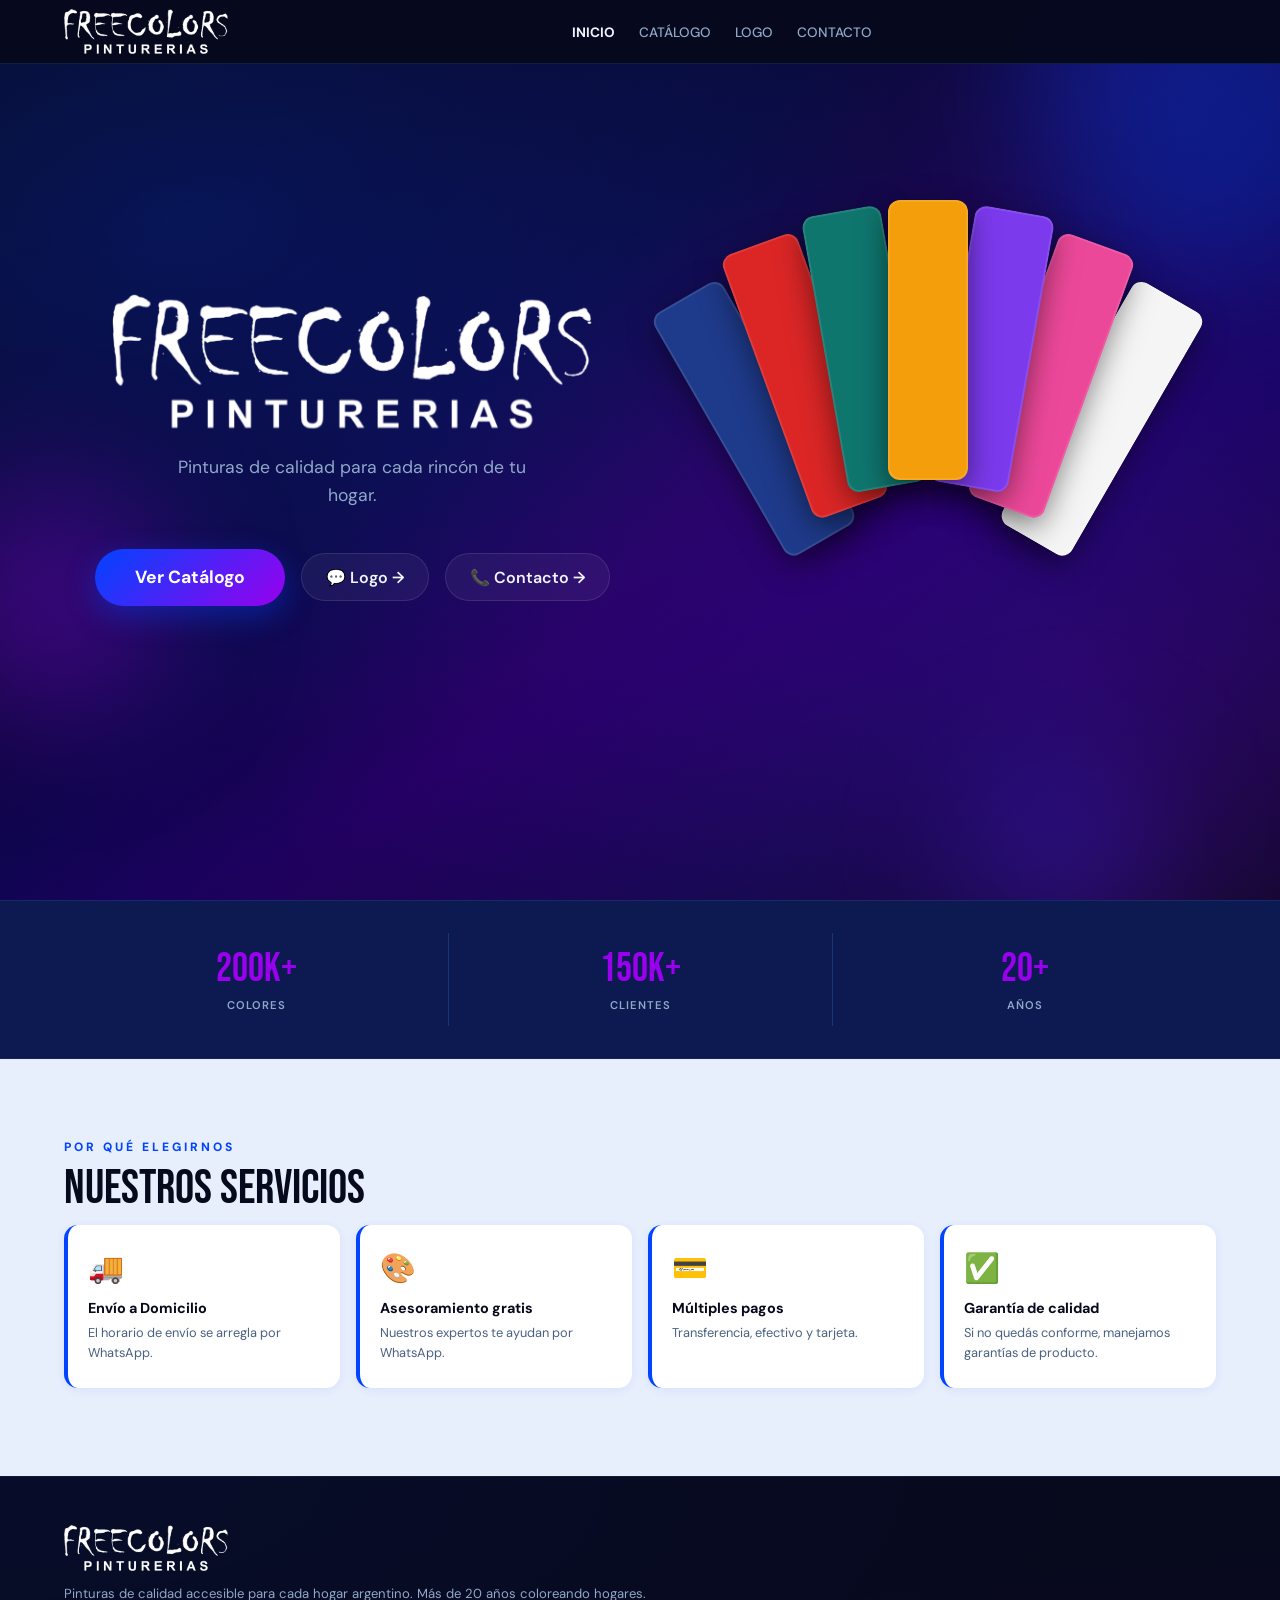
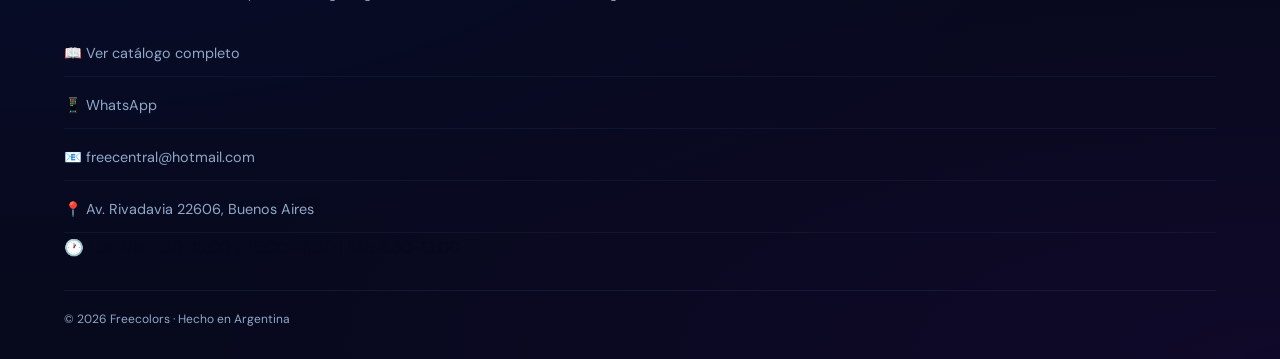
<file: index.html>
<!DOCTYPE html>
<html lang="es">
<head>
  <meta charset="UTF-8">
  <meta name="viewport" content="width=device-width, initial-scale=1.0, viewport-fit=cover">
  <meta name="theme-color" content="#07091d">
  <!-- Favicon --> <!-- FIX 6: favicon agregado -->
  <link rel="icon" type="image/x-icon" href="favicon.ico">
  <link rel="apple-touch-icon" sizes="180x180" href="favicon.ico">
  <meta name="msapplication-TileColor" content="#07091d">
  <title>Freecolors</title>
  <meta name="description" content="Freecolors Pinturerías - Venta de pinturas y accesorios desde 2003. Envíos a domicilio en Buenos Aires.">
  <link rel="preconnect" href="https://fonts.googleapis.com">
  <link rel="preconnect" href="https://fonts.gstatic.com" crossorigin>
  <link href="https://fonts.googleapis.com/css2?family=Bebas+Neue&family=DM+Sans:wght@400;500;600&display=swap" rel="stylesheet">
  <link rel="stylesheet" href="css/global.css">
  <link rel="stylesheet" href="css/index.css">
</head>
<body>
  <nav>
    <a href="index.html" class="logo logo-img"><img src="freecolors-logo.png" alt="Freecolors Pinturerias" class="logo-imagen"></a>
    <ul class="nav-links">
      <li><a href="index.html" class="activo">Inicio</a></li>
      <li><a href="catalogo.html">Catálogo</a></li>
      <li><a href="chatbot.html">Logo</a></li>
      <li><a href="contacto.html">Contacto</a></li>
    </ul>
    <div class="nav-acciones">
      <button class="btn-menu-mobile" onclick="toggleMenu()" aria-label="Abrir menú">☰</button>
    </div>
  </nav>

  <div class="menu-mobile" id="menuMobile">
    <a href="index.html"    onclick="cerrarMenu()">🏠 Inicio</a>
    <a href="catalogo.html" onclick="cerrarMenu()">📖 Catálogo</a>
    <a href="chatbot.html"  onclick="cerrarMenu()">💬 Logo</a>
    <a href="contacto.html" onclick="cerrarMenu()">📞 Contacto</a>
  </div>

  <section class="hero" id="inicio">
    <div class="blobs">
      <div class="blob blob-1"></div>
      <div class="blob blob-2"></div>
      <div class="blob blob-3"></div>
    </div>
    <div class="hero-texto">
      <img src="freecolors-logo.png" alt="Freecolors Pinturerias" class="hero-logo">
      <p>Pinturas de calidad para cada rincón de tu hogar.</p>
      <div class="hero-botones">
        <a href="catalogo.html" class="btn-primario">Ver Catálogo</a>
        <a href="chatbot.html"  class="btn-fantasma">💬 Logo →</a>
        <a href="contacto.html" class="btn-fantasma">📞 Contacto →</a>
      </div>
    </div>
    <div class="hero-visual">
      <div class="color-fan">
        <div class="fan-card"><span>Azul Marino</span></div>
        <div class="fan-card"><span>Rojo</span></div>
        <div class="fan-card"><span>Verde</span></div>
        <div class="fan-card"><span>Amarillo</span></div>
        <div class="fan-card"><span>Violeta</span></div>
        <div class="fan-card"><span>Magenta</span></div>
        <div class="fan-card"><span>Blanco</span></div>
      </div>
    </div>
  </section>

  <div class="stats-bar">
    <div class="stat"><span class="stat-numero">200K+</span><span class="stat-texto">Colores</span></div>
    <div class="stat"><span class="stat-numero">150K+</span><span class="stat-texto">Clientes</span></div>
    <div class="stat"><span class="stat-numero">20+</span><span class="stat-texto">Años</span></div>
  </div>

  <section class="beneficios">
    <div class="etiqueta-seccion">Por qué elegirnos</div>
    <div class="titulo-seccion">NUESTROS SERVICIOS</div>
    <div class="beneficios-scroll">
      <div class="beneficio-tarjeta"><div class="beneficio-icono">🚚</div><h3>Envío a Domicilio</h3><p>El horario de envío se arregla por WhatsApp.</p></div>
      <div class="beneficio-tarjeta"><div class="beneficio-icono">🎨</div><h3>Asesoramiento gratis</h3><p>Nuestros expertos te ayudan por WhatsApp.</p></div>
      <div class="beneficio-tarjeta"><div class="beneficio-icono">💳</div><h3>Múltiples pagos</h3><p>Transferencia, efectivo y tarjeta.</p></div>
      <div class="beneficio-tarjeta"><div class="beneficio-icono">✅</div><h3>Garantía de calidad</h3><p>Si no quedás conforme, manejamos garantías de producto.</p></div>
    </div>
  </section>

  <footer id="contacto">
    <a href="index.html" class="footer-logo logo-img"><img src="freecolors-logo.png" alt="Freecolors Pinturerías" class="logo-imagen logo-footer"></a>
    <p class="footer-desc">Pinturas de calidad accesible para cada hogar argentino. Más de 20 años coloreando hogares.</p>
    <div class="footer-links">
      <a href="catalogo.html">📖 Ver catálogo completo</a>
      <a href="https://wa.me/5491131332405" target="_blank" rel="noopener">📱 WhatsApp</a>
      <a href="mailto:freecentral@hotmail.com" target="_blank" rel="noopener">📧 freecentral@hotmail.com</a>
      <a href="https://www.google.com/maps/place/Pinturerias+Freecolors/@-34.6633302,-58.6810259,17z" target="_blank" rel="noopener">📍 Av. Rivadavia 22606, Buenos Aires</a>
      <span class="footer-link-hora">🕐 Lun-Vie 8:30-13:00 y 15:00-18:30 | Sáb 8:30-13:00</span><!-- FIX 4: <a> sin href reemplazado por <span> -->
    </div>
    <div class="footer-copy">© 2026 Freecolors · Hecho en Argentina</div>
  </footer>

  <script src="js/menu.js"></script>
</body>
</html>
</file>
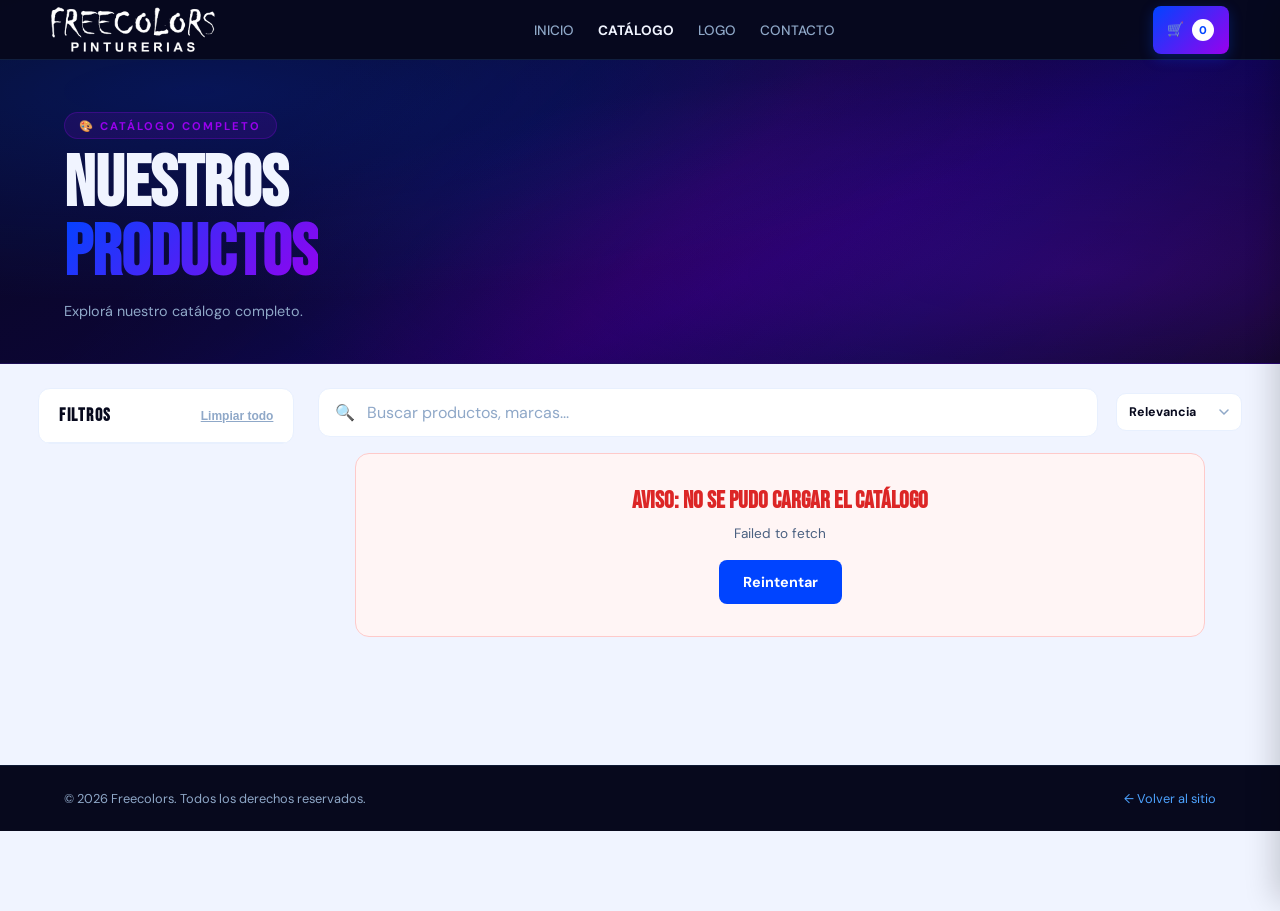
<file: catalogo.html>
<!DOCTYPE html>
<html lang="es">
<head>
  <meta charset="UTF-8">
  <meta name="viewport" content="width=device-width, initial-scale=1.0, viewport-fit=cover">
  <meta name="theme-color" content="#07091d">
  <!-- Favicon --> <!-- FIX 6: favicon agregado -->
  <link rel="icon" type="image/x-icon" href="favicon.ico">
  <link rel="apple-touch-icon" sizes="180x180" href="favicon.ico">
  <meta name="msapplication-TileColor" content="#07091d">
  <title>Catálogo – Freecolors</title>
  <meta name="description" content="Catálogo completo de pinturas Freecolors. Filtrá por marca, color y precio. Pedí por WhatsApp.">
  <link rel="preconnect" href="https://fonts.googleapis.com">
  <link rel="preconnect" href="https://fonts.gstatic.com" crossorigin>
  <link href="https://fonts.googleapis.com/css2?family=Bebas+Neue&family=DM+Sans:wght@400;500;600&display=swap" rel="stylesheet">
  <!-- FIX: global.css agregado como fuente única de tokens de marca -->
  <link rel="stylesheet" href="css/global.css">
  <link rel="stylesheet" href="css/catalogo.css">
  <style>
    /* Carrito: solo FAB en mobile, solo nav en desktop */
    @media (min-width: 768px) {
      #btnCarritoNav { display: flex !important; }
      .fab-carrito   { display: none !important; }
    }
    @media (max-width: 767px) {
      #btnCarritoNav { display: none !important; }
      .fab-carrito   { display: flex !important; }
    }
    /* Texto de tarjeta más compacto */
    .variante-select { font-size: 0.78rem !important; }
    .producto-tag    { font-size: 0.68rem !important; }
  </style>
</head>

<body>
<div class="pagina-wrapper">

  <!-- ══ NAV ══════════════════════════════════════ -->
  <nav>
    <a href="catalogo.html" class="logo logo-img"><img src="freecolors-logo.png" alt="Freecolors Pinturerias" class="logo-imagen"></a>
    <ul class="nav-links">
      <li><a href="index.html">Inicio</a></li>
      <li><a href="catalogo.html" class="activo">Catálogo</a></li>
      <li><a href="chatbot.html">Logo</a></li>
      <li><a href="contacto.html">Contacto</a></li>
    </ul>
    <div class="nav-acciones">
      <button class="btn-carrito-nav" onclick="toggleCarrito()" style="display:none" id="btnCarritoNav">
        🛒 <span class="badge-carrito" id="badgeCarritoNav">0</span>
      </button>
      <button class="btn-menu-mobile" onclick="toggleMenu()" aria-label="Abrir menú">☰</button>
    </div>
  </nav>

  <div class="menu-mobile" id="menuMobile">
    <a href="index.html"    onclick="cerrarMenu()">🏠 Inicio</a>    <!-- FIX 2: unificado con menu.js -->
    <a href="catalogo.html" onclick="cerrarMenu()">📖 Catálogo</a>
    <a href="chatbot.html"  onclick="cerrarMenu()">💬 Logo</a>
    <a href="contacto.html" onclick="cerrarMenu()">📞 Contacto</a>
  </div>

  <!-- ══ HEADER ═══════════════════════════════════ -->
  <header class="header-catalogo">
    <span class="header-badge">🎨 Catálogo completo</span>
    <h1>NUESTROS<br><em>PRODUCTOS</em></h1>
    <p id="headerSubtitulo">Explorá nuestro catálogo completo.</p>
  </header>

  <!-- ══ CHIPS DE CATEGORÍA (se llena con JS) ═════ -->
  <div class="barra-categorias" id="barraCategorias">
    <div class="categorias-lista"></div>
  </div>

  <!-- ══ CHIPS DE FILTROS ACTIVOS (se llena con JS) ═ -->
  <div class="barra-filtros-activos" id="barraFiltrosActivos"></div>

  <!-- ══ LAYOUT PRINCIPAL ═════════════════════════ -->
  <div class="layout-principal">

    <!-- Sidebar de filtros (solo visible en desktop) -->
    <aside class="sidebar" id="sidebarDesktop">
      <div class="sidebar-titulo">
        <h3>Filtros</h3>
        <button class="sidebar-limpiar" onclick="limpiarTodosFiltros()">Limpiar todo</button>
      </div>
      <div id="sidebarCuerpo"></div>
    </aside>

    <main class="area-contenido">

      <!-- Buscador + contador + ordenar -->
      <div class="barra-herramientas">
        <div class="buscador-caja">
          <span>🔍</span>
          <input
            type="text"
            class="buscador-input"
            id="inputBusqueda"
            placeholder="Buscar productos, marcas..."
            autocorrect="off"
            autocapitalize="off"
            spellcheck="false"
            oninput="onBusquedaInput()"
            onkeydown="if(event.key === 'Enter' || event.keyCode === 13){ event.preventDefault(); onBusquedaInput(); }"
          >
          <button class="btn-limpiar-busqueda" id="btnLimpiarBusqueda" onclick="limpiarBusqueda()">✕</button>
          
        </div>
        <div class="herramientas-fila">
          <span class="contador-resultados" id="contadorResultados"></span>
          <select class="select-orden" id="selectOrden" onchange="onOrdenChange()">
            <option value="relevancia">Relevancia</option>
            <option value="precio-asc">Precio ↑</option>
            <option value="precio-desc">Precio ↓</option>
            <option value="nombre-az">Nombre A-Z</option>
          </select>
        </div>
      </div>

      <!-- Error de carga -->
      <div class="estado-error" id="estadoError">
        <h3>Aviso: No se pudo cargar el catálogo</h3>
        <p id="errorMensaje">Revisá tu conexión e intentá de nuevo.</p>
        <button class="btn-reintentar" onclick="location.reload()">Reintentar</button>
      </div>

      <!-- Spinner inicial -->
      <div id="estadoCargaGrilla" class="estado-carga">
        <div class="spinner"></div>
        <p>Cargando productos desde el sistema...</p>
      </div>

      <!-- Grilla de tarjetas (se llena con JS) -->
      <div class="grilla-productos" id="grillaProductos" style="display:none"></div>

      <!-- Sin resultados -->
      <div class="estado-vacio" id="estadoVacio">
        <div class="icono">🔍</div>
        <h3>Sin resultados</h3>
        <p>No encontramos productos con esos filtros.<br>Probá con otros términos o limpiá los filtros.</p>
        <button class="btn-limpiar-vacio" onclick="limpiarTodosFiltros()">Limpiar filtros</button>
      </div>

      <!-- Paginación -->
      <div class="paginacion">
        <button class="btn-cargar-mas oculto" id="btnCargarMas" onclick="cargarMas()">Ver más productos</button>
      </div>

    </main>
  </div><!-- /layout-principal -->

  <!-- ══ FOOTER ════════════════════════════════════ -->
  <footer>
    <div class="footer-fila">
      <span>© 2026 Freecolors. Todos los derechos reservados.</span>
      <a href="index.html">← Volver al sitio</a>
    </div>
  </footer>

</div><!-- /pagina-wrapper -->


<!-- ══ ELEMENTOS FUERA DEL WRAPPER ══════════════════
     (No heredan overflow:hidden del wrapper)
════════════════════════════════════════════════════ -->

<!-- Botón FAB de filtros (mobile) -->
<button class="fab-filtros" id="fabFiltros" onclick="abrirDrawerFiltros()">
  <svg width="16" height="16" viewBox="0 0 16 16" fill="none" stroke="currentColor" stroke-width="1.8" stroke-linecap="round">
    <path d="M2 4h12M4.5 8h7M7 12h2"/>
  </svg>
  Filtros
  <span class="fab-badge" id="fabBadge">0</span>
</button>

<button class="fab-carrito" id="fabCarrito" onclick="toggleCarrito()">
  🛒 Carro
  <span class="fab-carrito-badge" id="fabCarritoBadge">0</span>
</button>

<!-- Drawer de filtros (mobile) -->
<div class="filtros-overlay" id="filtrosOverlay" onclick="cerrarDrawerFiltros()"></div>
<div class="filtros-drawer" id="filtrosDrawer">
  <div class="drawer-manija"></div>
  <div class="drawer-header">
    <h3>Filtros</h3>
    <button class="btn-cerrar-drawer" onclick="cerrarDrawerFiltros()">✕</button>
  </div>
  <div class="drawer-cuerpo" id="drawerCuerpo"></div>
  <div class="drawer-footer">
    <button class="btn-drawer-limpiar" onclick="limpiarTodosFiltros()">Limpiar</button>
    <button class="btn-drawer-ver" id="btnDrawerVer" onclick="cerrarDrawerFiltros()">Ver productos</button>
  </div>
</div>

<!-- Sidebar del carrito -->
<div class="carrito-overlay" id="carritoOverlay" onclick="toggleCarrito()"></div>
<div class="carrito-sidebar" id="carritoSidebar">
  <div class="carrito-header">
    <h3>🛒 Mi Carro</h3>
    <button class="btn-cerrar-carrito" onclick="toggleCarrito()">✕</button>
  </div>
  <div class="carrito-items" id="carritoItems"></div>
  <div class="carrito-footer-section">
    <div class="carrito-total">
      <span>Total</span>
      <span class="total-monto" id="totalMonto">$0</span>
    </div>
    <button class="enlace-finalizar" onclick="abrirCheckout()">Finalizar compra →</button>
  </div>
</div>

<!-- Modal de checkout -->
<div class="modal-overlay" id="modalCheckout">
  <div class="modal" role="dialog" aria-modal="true">
    <div class="modal-handle"></div>
    <div class="modal-header">
      <h2>Finalizar Compra</h2>
      <button class="modal-cerrar" onclick="cerrarCheckout()" aria-label="Cerrar">✕</button>
    </div>
    <div class="modal-cuerpo">

      <div class="resumen-pedido">
        <div class="resumen-label">📦 Tu pedido</div>
        <div id="resumenItems"></div>
        <div class="resumen-total">
          <span>Total</span>
          <span class="resumen-monto" id="resumenTotal">$0</span>
        </div>
      </div>

      <div class="campo-grupo">
        <label class="campo-label" for="nombreCliente">Nombre y apellido *</label>
        <input class="campo-input" type="text" id="nombreCliente" placeholder="Ej: María García" autocomplete="name">
        <p class="campo-error" id="errorNombre">Ingresá tu nombre completo.</p>
      </div>

      <div class="campo-grupo">
        <label class="campo-label" for="telCliente">Teléfono / WhatsApp *</label>
        <input class="campo-input" type="tel" id="telCliente" placeholder="Ej: 11 1234-5678" autocomplete="tel">
        <p class="campo-error" id="errorTel">Ingresá tu número de teléfono.</p>
      </div>

      <div class="campo-grupo">
        <label class="campo-label">Método de pago *</label>
        <div class="opciones-grupo">
          <div class="opcion"><input type="radio" name="pago" id="pagoTransferencia" value="Transferencia" onchange="alCambiarPago()"><label for="pagoTransferencia">🏦 Transferencia</label></div>
          <div class="opcion"><input type="radio" name="pago" id="pagoEfectivo"      value="Efectivo"     onchange="alCambiarPago()"><label for="pagoEfectivo">💵 Efectivo</label></div>
          <div class="opcion"><input type="radio" name="pago" id="pagoTarjeta"       value="Tarjeta"      onchange="alCambiarPago()"><label for="pagoTarjeta">💳 Tarjeta</label></div>
        </div>
        <p class="campo-error" id="errorPago">Seleccioná un método de pago.</p>
        <div class="nota-transferencia" id="notaTransferencia">
          💡 <strong>Transferencia:</strong> Al confirmar te enviamos el alias y CBU por WhatsApp. Tu pedido se reserva una vez recibido el pago.
        </div>
        <div class="nota-transferencia" id="notaTarjeta">
          💳 <strong>Tarjeta:</strong> No trabajamos con cuotas.
        </div>
      </div>

      <div class="campo-grupo">
        <label class="campo-label">Forma de entrega *</label>
        <div class="opciones-grupo">
          <div class="opcion"><input type="radio" name="entrega" id="entregaRetiro" value="Retiro en local"    onchange="alCambiarEntrega()"><label for="entregaRetiro">🏪 Retiro en local</label></div>
          <div class="opcion"><input type="radio" name="entrega" id="entregaEnvio"  value="Envío a domicilio" onchange="alCambiarEntrega()"><label for="entregaEnvio">🚚 Envío a domicilio</label></div>
        </div>
        <p class="campo-error" id="errorEntrega">Seleccioná una forma de entrega.</p>
        <div class="campos-direccion" id="camposDireccion">
          <div class="campo-grupo">
            <label class="campo-label" for="direccionCliente">Dirección completa *</label>
            <input class="campo-input" type="text" id="direccionCliente" placeholder="Ej: Av. Corrientes 1234, Piso 3B" autocomplete="street-address">
            <p class="campo-error" id="errorDireccion">Ingresá tu dirección.</p>
          </div>
          <div class="campo-grupo" style="margin-bottom:0">
            <label class="campo-label" for="localidadCliente">Localidad / Zona *</label>
            <input class="campo-input" type="text" id="localidadCliente" placeholder="Ej: Palermo, Buenos Aires" autocomplete="address-level2">
            <p class="campo-error" id="errorLocalidad">Ingresá tu localidad.</p>
          </div>
        </div>
      </div>

      <div style="display:flex;gap:0.75rem;margin-top:1.25rem;flex-wrap:wrap;">
        <button class="btn-whatsapp" style="margin-top:0;flex:1;" onclick="enviarPorWhatsApp()">
          <svg width="22" height="22" viewBox="0 0 24 24" fill="white">
            <path d="M17.472 14.382c-.297-.149-1.758-.867-2.03-.967-.273-.099-.471-.148-.67.15-.197.297-.767.966-.94 1.164-.173.199-.347.223-.644.075-.297-.15-1.255-.463-2.39-1.475-.883-.788-1.48-1.761-1.653-2.059-.173-.297-.018-.458.13-.606.134-.133.298-.347.446-.52.149-.174.198-.298.298-.497.099-.198.05-.371-.025-.52-.075-.149-.669-1.612-.916-2.207-.242-.579-.487-.5-.669-.51-.173-.008-.371-.01-.57-.01-.198 0-.52.074-.792.372-.272.297-1.04 1.016-1.04 2.479 0 1.462 1.065 2.875 1.213 3.074.149.198 2.096 3.2 5.077 4.487.709.306 1.262.489 1.694.625.712.227 1.36.195 1.871.118.571-.085 1.758-.719 2.006-1.413.248-.694.248-1.289.173-1.413-.074-.124-.272-.198-.57-.347m-5.421 7.403h-.004a9.87 9.87 0 01-5.031-1.378l-.361-.214-3.741.982.998-3.648-.235-.374a9.86 9.86 0 01-1.51-5.26c.001-5.45 4.436-9.884 9.888-9.884 2.64 0 5.122 1.03 6.988 2.898a9.825 9.825 0 012.893 6.994c-.003 5.45-4.437 9.884-9.885 9.884m8.413-18.297A11.815 11.815 0 0012.05 0C5.495 0 .16 5.335.157 11.892c0 2.096.547 4.142 1.588 5.945L.057 24l6.305-1.654a11.882 11.882 0 005.683 1.448h.005c6.554 0 11.89-5.335 11.893-11.893a11.821 11.821 0 00-3.48-8.413z"/>
          </svg>
          Confirmar pedido por WhatsApp
        </button>
        <button class="btn-whatsapp" style="margin-top:0;flex:1;background:var(--color-primario);" onclick="copiarPedido()">📋 Copiar Carro</button>
      </div>

    </div>
  </div>
</div>

<!-- Toast de notificaciones -->
<div class="toast" id="toast"></div>



<script src="js/menu.js"></script>                   <!-- FIX 2: menu.js incluido para unificar toggleMenu/cerrarMenu -->
<script type="module" src="js/app.js"></script>
</body>
</html>
</file>
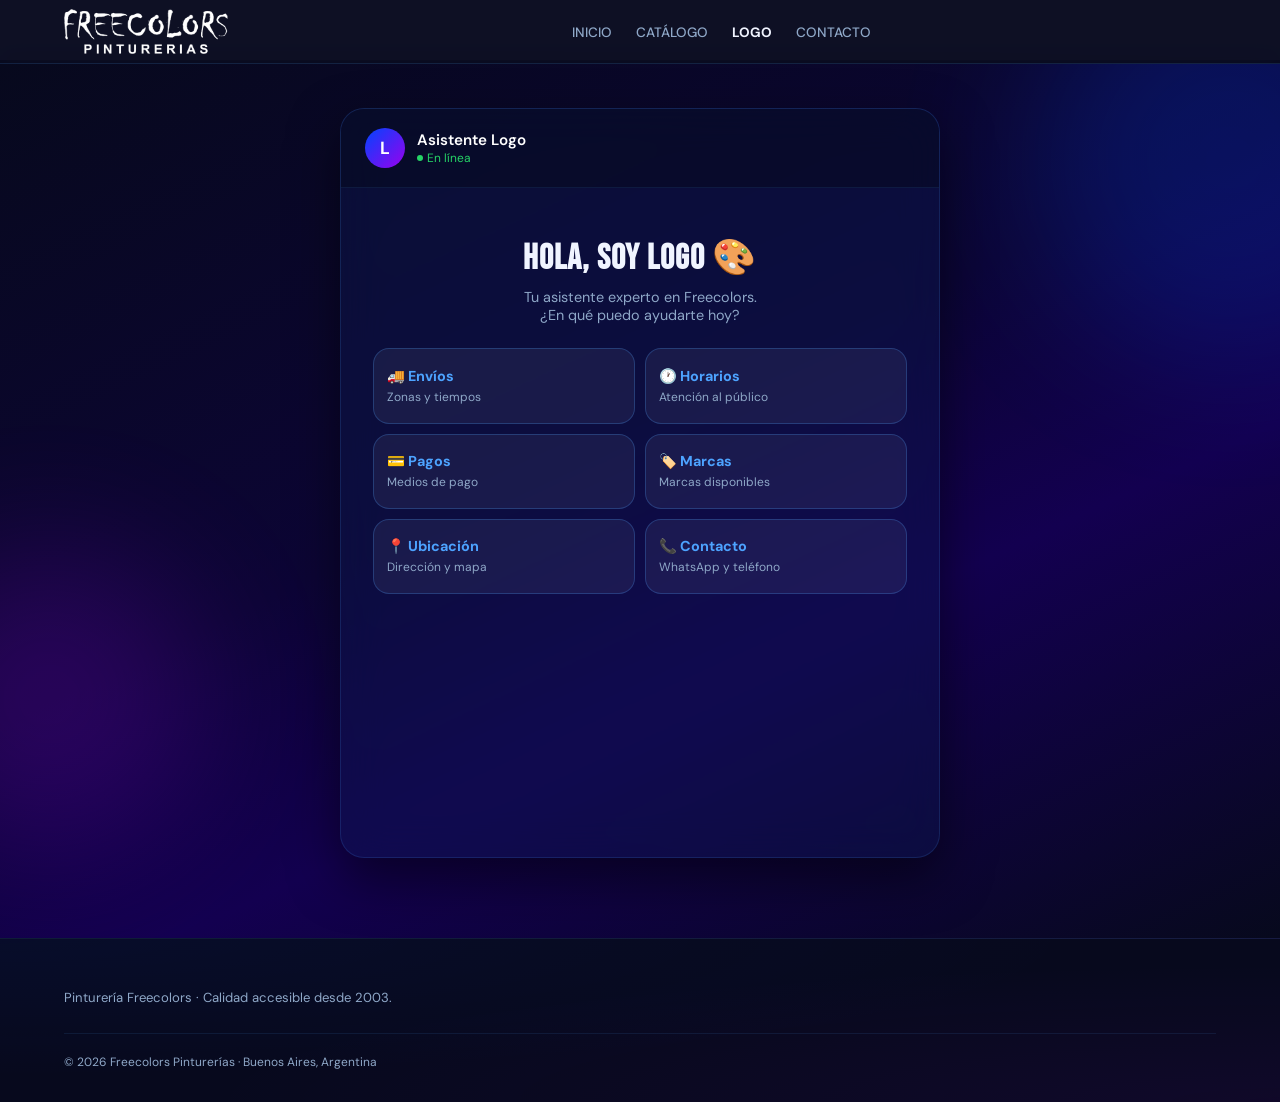
<file: chatbot.html>
<!DOCTYPE html>
<html lang="es">
<head>
  <meta charset="UTF-8">
  <meta name="viewport" content="width=device-width, initial-scale=1.0, viewport-fit=cover">
  <meta name="theme-color" content="#07091d">
  <!-- Favicon --> <!-- FIX 6: favicon agregado -->
  <link rel="icon" type="image/x-icon" href="favicon.ico">
  <link rel="apple-touch-icon" sizes="180x180" href="favicon.ico">
  <meta name="msapplication-TileColor" content="#07091d">
  <title>Logo – Freecolors</title>
  <link rel="preconnect" href="https://fonts.googleapis.com">
  <link rel="preconnect" href="https://fonts.gstatic.com" crossorigin>
  <link href="https://fonts.googleapis.com/css2?family=Bebas+Neue&family=DM+Sans:wght@400;500;600;700&family=Outfit:wght@300;400;500;600&display=swap" rel="stylesheet">
  <link rel="stylesheet" href="css/global.css">
  <link rel="stylesheet" href="css/chatbot.css">
</head>
<body>

<nav>
  <a href="chatbot.html" class="logo logo-img"><img src="freecolors-logo.png" alt="Freecolors Pinturerias" class="logo-imagen"></a>
  <ul class="nav-links">
    <li><a href="index.html">Inicio</a></li>
    <li><a href="catalogo.html">Catálogo</a></li>
    <li><a href="chatbot.html" class="activo">Logo</a></li>
    <li><a href="contacto.html">Contacto</a></li>
  </ul>
  <div class="nav-acciones">
    <button class="btn-menu-mobile" onclick="toggleMenu()" aria-label="Abrir menú">☰</button>  <!-- FIX 10: aria-label agregado -->
  </div>
</nav>

<div class="menu-mobile" id="menuMobile">
  <a href="index.html"    onclick="cerrarMenu()">🏠 Inicio</a>     <!-- FIX 3: cerrarMenu() agregado -->
  <a href="catalogo.html" onclick="cerrarMenu()">📖 Catálogo</a>  <!-- FIX 3: cerrarMenu() agregado -->
  <a href="chatbot.html"  onclick="cerrarMenu()">💬 Logo</a>       <!-- FIX 3: cerrarMenu() agregado -->
  <a href="contacto.html" onclick="cerrarMenu()">📞 Contacto</a>  <!-- FIX 3: cerrarMenu() agregado -->
</div>

<div class="wrapper">
  <section class="chat-section">
    <div class="blobs">
      <div class="blob blob-1"></div>
      <div class="blob blob-2"></div>
    </div>
    <div class="app-chat">
      <div class="chat-header">
        <div class="bot-info">
          <div class="bot-avatar">L</div>
          <div class="bot-status">
            <span class="bot-name">Asistente Logo</span>
            <span class="status-online">En línea</span>
          </div>
        </div>
        <button class="btn-inicio-header" id="btnInicio" onclick="resetChat()">🏠 Inicio</button>
      </div>
      <div class="messages" id="messages">
        <div class="welcome" id="welcome">
          <h2>HOLA, SOY LOGO 🎨</h2>
          <p>Tu asistente experto en Freecolors.<br>¿En qué puedo ayudarte hoy?</p>
          <div class="quick-grid" id="welcomeGrid">
            <button class="quick-btn" onclick="quickAsk('envios')"><strong>🚚 Envíos</strong><span>Zonas y tiempos</span></button>
            <button class="quick-btn" onclick="quickAsk('horarios')"><strong>🕐 Horarios</strong><span>Atención al público</span></button>
            <button class="quick-btn" onclick="quickAsk('pagos')"><strong>💳 Pagos</strong><span>Medios de pago</span></button>
            <button class="quick-btn" onclick="quickAsk('marcas')"><strong>🏷️ Marcas</strong><span>Marcas disponibles</span></button>
            <button class="quick-btn" onclick="quickAsk('ubicacion')"><strong>📍 Ubicación</strong><span>Dirección y mapa</span></button>
            <button class="quick-btn" onclick="quickAsk('contacto')"><strong>📞 Contacto</strong><span>WhatsApp y teléfono</span></button>
          </div>
        </div>
      </div>
    </div>
  </section>

  <footer>
    <p class="footer-desc">Pinturería Freecolors · Calidad accesible desde 2003.</p>
    <div class="footer-copy">© 2026 Freecolors Pinturerías · Buenos Aires, Argentina</div>
  </footer>
</div>

<script src="js/menu.js"></script>
<script>
'use strict';

var messagesDiv = document.getElementById('messages');
var btnInicio   = document.getElementById('btnInicio');

var LABELS = {
  envios:    '🚚 ¿Hacen envíos?',
  horarios:  '🕐 ¿Cuáles son los horarios?',
  pagos:     '💳 ¿Qué medios de pago aceptan?',
  marcas:    '🏷️ ¿Qué marcas tienen?',
  ubicacion: '📍 ¿Dónde están ubicados?',
  contacto:  '📞 ¿Cómo me comunico?',
};

function getResponse(key) {
  switch (key) {
    case 'envios':    return '🚚 <b>Envíos:</b><br>• Hacemos envíos (se arregla via Whatsapp)<br>• Compras mayores a <b>$50.000</b> <br>• También podés retirar en sucursal';
    case 'horarios':  return '🕐 <b>Horarios de atención:</b><br>• Lunes a Viernes: 8:30 a 13:00 y 15:00 a 18:30<br>• Sábados: 8:30 a 13:00<br>• Domingos y feriados: Cerrado';
    case 'pagos':     return '💳 <b>Medios de pago:</b><br>• Efectivo<br>• Tarjeta de débito y crédito<br>• Mercado Pago';
    case 'marcas':    return buildMarcasHTML();
    case 'ubicacion': return '📍 Estamos en <b>Av. Rivadavia 22606, Ituzaingó, Buenos Aires</b>. Podés ver el mapa en nuestra <a href="contacto.html" style="color:var(--amarillo)">página de contacto</a>.';
    case 'contacto':  return '📞 <b>Contactanos:</b><br>• <a href="https://wa.me/5491131332405" style="color:#25d366" target="_blank">WhatsApp: +54 9 11 3133-2405</a><br>• También podés ver dirección y mapa en nuestra <a href="contacto.html" style="color:var(--amarillo)">página de contacto</a>';
    default: return '🎨 No entendí tu consulta. Tocá una de las opciones del menú.';
  }
}

function buildMarcasHTML() {
  var marcas = [
    { nombre: 'Freecolors', propia: true, emoji: '⭐' },
    { nombre: 'Sherwin Williams', propia: false, emoji: '🏠' },
    { nombre: 'Alba', propia: false, emoji: '🎨' },
    { nombre: 'Colorin', propia: false, emoji: '🖌️' },
    { nombre: 'Tersuave', propia: false, emoji: '✨' },
    { nombre: 'Sanyo Jafep', propia: false, emoji: '❄️' },
    { nombre: 'El Galgo', propia: false, emoji: '🐾' },
    { nombre: 'Distinción', propia: false, emoji: '💎' },
    { nombre: 'Duracril', propia: false, emoji: '💪' },
  ];
  var html = '🏷️ <b>Marcas disponibles:</b><br><small style="color:var(--gris)">Tocá una marca para buscarla en el catálogo</small>';
  html += '<div class="marcas-grid">';
  marcas.forEach(function(m) {
    var cls = m.propia ? 'marca-pill propia' : 'marca-pill';
    html += '<a href="catalogo.html" class="' + cls + '"><span class="mp-dot"></span>' + m.emoji + ' ' + m.nombre + (m.propia ? ' ★' : '') + '</a>';
  });
  html += '</div><a href="catalogo.html" class="marcas-ver-catalogo">→ Ver catálogo completo</a>';
  return html;
}

function quickAsk(key) {
  var welcome = document.getElementById('welcome');
  if (welcome) welcome.style.display = 'none';
  addMessage('user', LABELS[key] || key);
  btnInicio.classList.add('visible');
  showTyping();
  setTimeout(function() {
    hideTyping();
    addMessage('bot', getResponse(key));
    setTimeout(showLoopMenu, 350);
  }, 400 + Math.random() * 400);
}

function showLoopMenu() {
  var wrap = document.createElement('div');
  wrap.className = 'loop-menu-wrap';
  var sep = document.createElement('div');
  sep.className = 'loop-sep';
  sep.textContent = '¿Querés saber algo más?';
  var grid = document.createElement('div');
  grid.className = 'quick-grid';
  var opciones = [
    { key: 'envios',    icon: '🚚', label: 'Envíos',    sub: 'Zonas y tiempos' },
    { key: 'horarios',  icon: '🕐', label: 'Horarios',  sub: 'Atención al público' },
    { key: 'pagos',     icon: '💳', label: 'Pagos',     sub: 'Medios de pago' },
    { key: 'marcas',    icon: '🏷️', label: 'Marcas',    sub: 'Marcas disponibles' },
    { key: 'ubicacion', icon: '📍', label: 'Ubicación', sub: 'Dirección y mapa' },
    { key: 'contacto',  icon: '📞', label: 'Contacto',  sub: 'WhatsApp y teléfono' },
  ];
  opciones.forEach(function(op) {
    var btn = document.createElement('button');
    btn.className = 'quick-btn';
    btn.innerHTML = '<strong>' + op.icon + ' ' + op.label + '</strong><span>' + op.sub + '</span>';
    btn.onclick = function() { if (wrap.parentNode) wrap.parentNode.removeChild(wrap); quickAsk(op.key); };
    grid.appendChild(btn);
  });
  wrap.appendChild(sep);
  wrap.appendChild(grid);
  messagesDiv.appendChild(wrap);
  messagesDiv.scrollTop = messagesDiv.scrollHeight;
}

function resetChat() {
  messagesDiv.innerHTML = '';
  btnInicio.classList.remove('visible');
  var welcome = document.createElement('div');
  welcome.className = 'welcome';
  welcome.id = 'welcome';
  welcome.innerHTML = '<h2>HOLA, SOY LOGO 🎨</h2><p>Tu asistente experto en Freecolors.<br>¿En qué puedo ayudarte hoy?</p><div class="quick-grid"><button class="quick-btn" onclick="quickAsk(\'envios\')"><strong>🚚 Envíos</strong><span>Zonas y tiempos</span></button><button class="quick-btn" onclick="quickAsk(\'horarios\')"><strong>🕐 Horarios</strong><span>Atención al público</span></button><button class="quick-btn" onclick="quickAsk(\'pagos\')"><strong>💳 Pagos</strong><span>Medios de pago</span></button><button class="quick-btn" onclick="quickAsk(\'marcas\')"><strong>🏷️ Marcas</strong><span>Marcas disponibles</span></button><button class="quick-btn" onclick="quickAsk(\'ubicacion\')"><strong>📍 Ubicación</strong><span>Dirección y mapa</span></button><button class="quick-btn" onclick="quickAsk(\'contacto\')"><strong>📞 Contacto</strong><span>WhatsApp y teléfono</span></button></div>';
  messagesDiv.appendChild(welcome);
  messagesDiv.scrollTop = 0;
}

function addMessage(role, text) {
  var msgDiv = document.createElement('div');
  msgDiv.className = 'msg msg-' + role;
  var bubble = document.createElement('div');
  bubble.className = 'bubble bubble-' + role;
  bubble.innerHTML = text;
  msgDiv.appendChild(bubble);
  messagesDiv.appendChild(msgDiv);
  messagesDiv.scrollTop = messagesDiv.scrollHeight;
}

function showTyping() {
  var msgDiv = document.createElement('div');
  msgDiv.className = 'msg msg-bot';
  msgDiv.id = 'typing-msg';
  var bubble = document.createElement('div');
  bubble.className = 'bubble bubble-bot typing-indicator';
  bubble.innerHTML = '<span></span><span></span><span></span>';
  msgDiv.appendChild(bubble);
  messagesDiv.appendChild(msgDiv);
  messagesDiv.scrollTop = messagesDiv.scrollHeight;
}

function hideTyping() {
  var el = document.getElementById('typing-msg');
  if (el) el.remove();
}
</script>
</body>
</html>
</file>
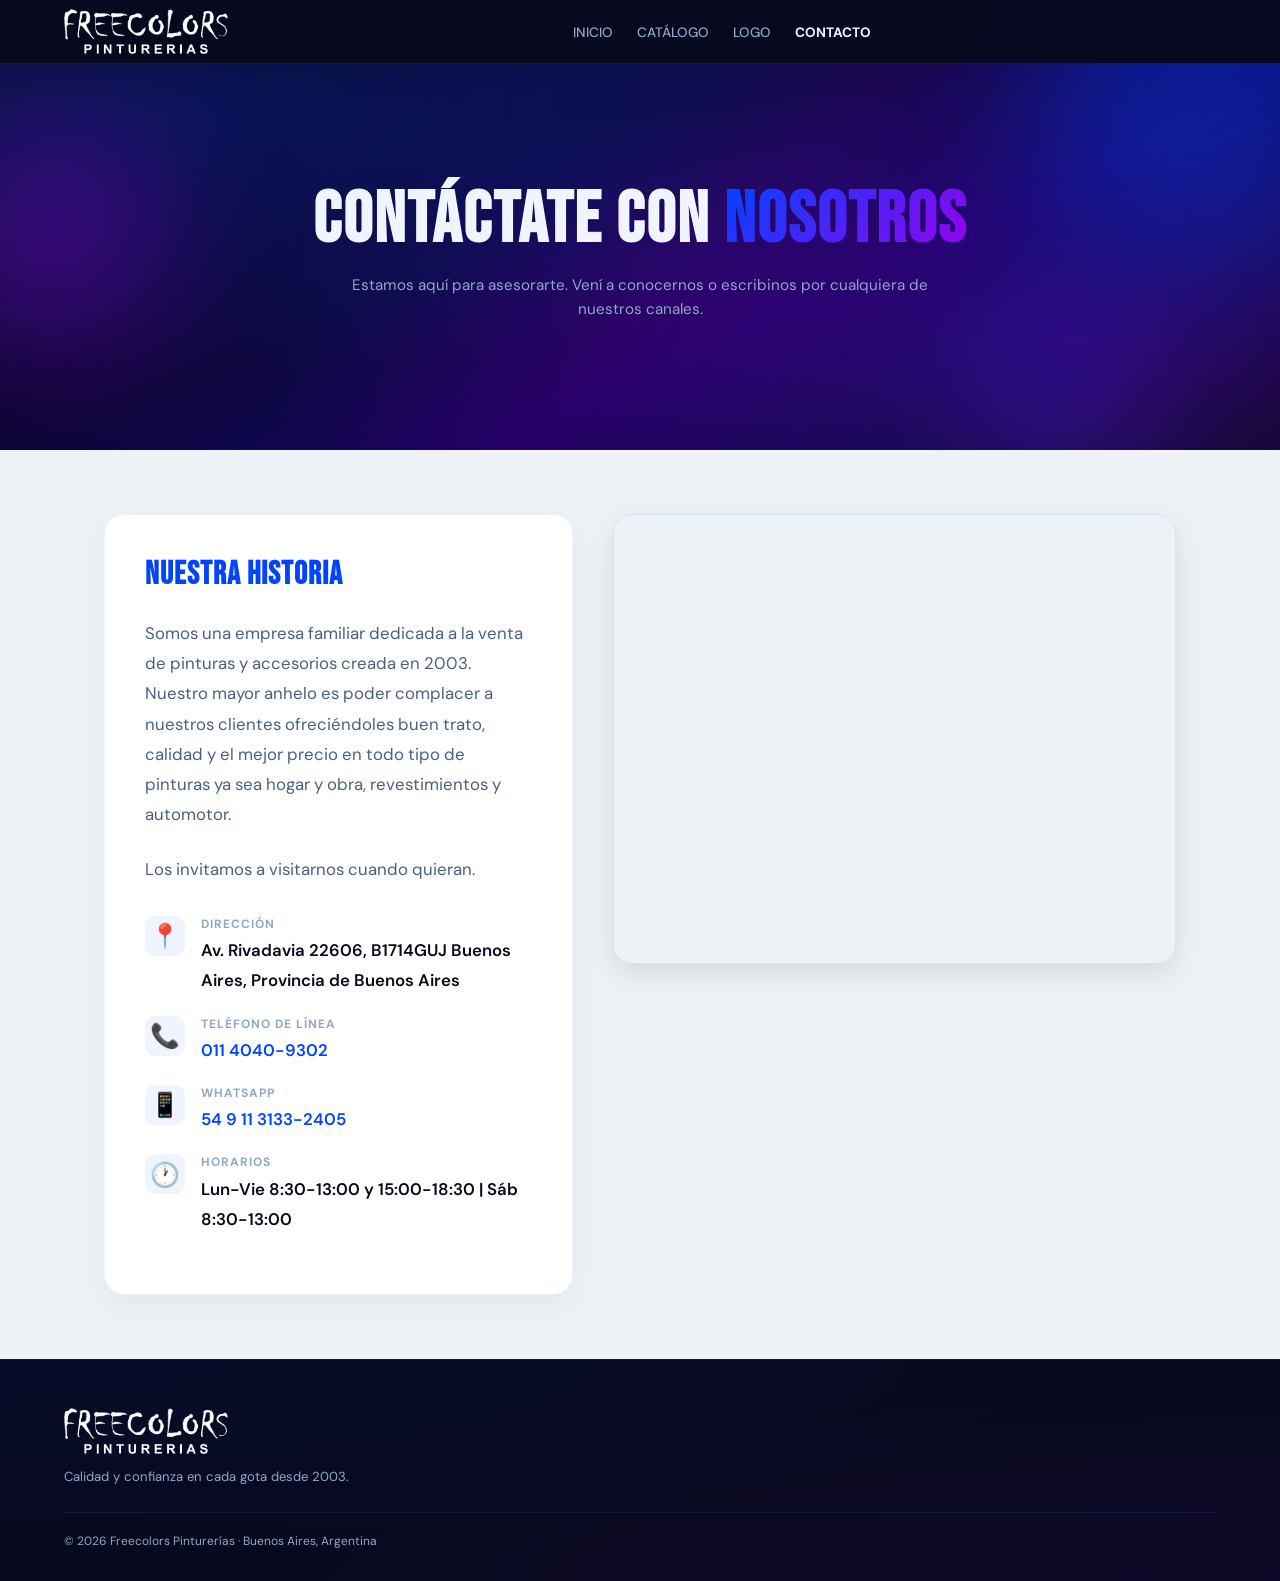
<file: contacto.html>
<!DOCTYPE html>
<html lang="es">
<head>
  <meta charset="UTF-8">
  <meta name="viewport" content="width=device-width, initial-scale=1.0, viewport-fit=cover">
  <meta name="theme-color" content="#07091d">
  <!-- Favicon --> <!-- FIX 6: favicon agregado -->
  <link rel="icon" type="image/x-icon" href="favicon.ico">
  <link rel="apple-touch-icon" sizes="180x180" href="favicon.ico">
  <meta name="msapplication-TileColor" content="#07091d">
  <title>Contacto – Freecolors</title>
  <meta name="description" content="Contactá a Freecolors Pinturerías. Av. Rivadavia 22606, Buenos Aires. WhatsApp, teléfono y mapa.">
  <link rel="preconnect" href="https://fonts.googleapis.com">
  <link rel="preconnect" href="https://fonts.gstatic.com" crossorigin>
  <link href="https://fonts.googleapis.com/css2?family=Bebas+Neue&family=DM+Sans:wght@400;500;600&display=swap" rel="stylesheet">
  <link rel="stylesheet" href="css/global.css">
  <link rel="stylesheet" href="css/contacto.css">
</head>
<body>
  <nav>
    <a href="index.html" class="logo logo-img"><img src="freecolors-logo.png" alt="Freecolors Pinturerias" class="logo-imagen"></a>
    <ul class="nav-links">
      <li><a href="index.html">Inicio</a></li>
      <li><a href="catalogo.html">Catálogo</a></li>
      <li><a href="chatbot.html">Logo</a></li>
      <li><a href="contacto.html" class="activo">Contacto</a></li>
    </ul>
    <div class="nav-acciones">
      <button class="btn-menu-mobile" onclick="toggleMenu()">☰</button>
    </div>
  </nav>

  <div class="menu-mobile" id="menuMobile">
    <a href="index.html"    onclick="cerrarMenu()">🏠 Inicio</a>
    <a href="catalogo.html" onclick="cerrarMenu()">📖 Catálogo</a>
    <a href="chatbot.html"  onclick="cerrarMenu()">💬 Logo</a>
    <a href="contacto.html" onclick="cerrarMenu()">📞 Contacto</a>
  </div>

  <header class="header-contacto">
    <div class="blobs">
      <div class="blob blob-1"></div>
      <div class="blob blob-2"></div>
      <div class="blob blob-3"></div>
    </div>
    <h1>CONTÁCTATE CON <em>NOSOTROS</em></h1>
    <p>Estamos aquí para asesorarte. Vení a conocernos o escribinos por cualquiera de nuestros canales.</p>
  </header>

  <section class="seccion">
    <div class="grid-contacto">
      <div class="info-card">
        <h2>Nuestra Historia</h2>
        <p>Somos una empresa familiar dedicada a la venta de pinturas y accesorios creada en 2003. Nuestro mayor anhelo es poder complacer a nuestros clientes ofreciéndoles buen trato, calidad y el mejor precio en todo tipo de pinturas ya sea hogar y obra, revestimientos y automotor.</p>
        <p>Los invitamos a visitarnos cuando quieran.</p>
        <div style="margin-top: 2rem;">
          <div class="dato-contacto">
            <div class="dato-icono">📍</div>
            <div class="dato-texto"><h4>Dirección</h4><p>Av. Rivadavia 22606, B1714GUJ Buenos Aires, Provincia de Buenos Aires</p></div>
          </div>
          <div class="dato-contacto">
            <div class="dato-icono">📞</div>
            <div class="dato-texto"><h4>Teléfono de Línea</h4><p><a href="tel:01140409302">011 4040-9302</a></p></div>
          </div>
          <div class="dato-contacto">
            <div class="dato-icono">📱</div>
            <div class="dato-texto"><h4>WhatsApp</h4><p><a href="https://wa.me/5491131332405" target="_blank">54 9 11 3133-2405</a></p></div>
          </div>
          <div class="dato-contacto">
            <div class="dato-icono">🕐</div>
            <div class="dato-texto"><h4>Horarios</h4><p>Lun-Vie 8:30-13:00 y 15:00-18:30 | Sáb 8:30-13:00</p></div>
          </div>
        </div>
      </div>
      <div class="mapa-container">
        <iframe src="https://www.google.com/maps/embed?pb=!1m18!1m12!1m3!1d3281.442841666879!2d-58.65364122343516!3d-34.66875357293043!2m3!1f0!2f0!3f0!3m2!1i1024!2i768!4f13.1!3m3!1m2!1s0x95bcbe4357c9f871%3A0xc0787e7939366e8e!2sAv.%20Rivadavia%2022606%2C%20B1714%20Ituzaing%C3%B3%2C%20Provincia%20de%20Buenos%20Aires!5e0!3m2!1ses-419!2sar!4v1710891000000!5m2!1ses-419!2sar" title="Mapa de ubicaci\u00f3n de Freecolors Pinturer\u00edas" allowfullscreen="" loading="lazy" referrerpolicy="no-referrer-when-downgrade"></iframe><!-- FIX 5: title agregado para accesibilidad -->
      </div>
    </div>
  </section>

  <footer>
    <a href="index.html" class="logo logo-img"><img src="freecolors-logo.png" alt="Freecolors Pinturerías" class="logo-imagen logo-footer"></a>
    <p class="footer-desc">Calidad y confianza en cada gota desde 2003.</p>
    <div class="footer-copy">© 2026 Freecolors Pinturerías · Buenos Aires, Argentina</div>
  </footer>

  <script src="js/menu.js"></script>
</body>
</html>
</file>
<file: css/global.css>
/* ═══════════════════════════════════════════════
   FREECOLORS — GLOBAL.CSS
   Estilos compartidos por TODAS las páginas.
   Nav, footer, variables, reset, blobs, menú mobile.
═══════════════════════════════════════════════ */


/* ── 1. VARIABLES ─────────────────────────────
   Cambiás un color acá → se aplica en todo el sitio.
────────────────────────────────────────────── */
:root {
  --azul-oscuro:  #07091d;
  --azul-medio:   #0d1a52;
  --azul-fuerte:  #0044ff;
  --violeta:      #9900ee;
  --degradado:    linear-gradient(135deg, #0044ff 0%, #9900ee 100%);
  --azul-claro:   #4da3ff;
  --azul-suave:   #f0f4ff;
  --blanco:       #f0f4ff;
  --gris:         #8fa8c8;
  --amarillo:     #ffcd3c;
  --rojo-error:   #e53e3e;
  --verde-wa:     #25d366;
  --espacio-abajo:  env(safe-area-inset-bottom, 0px);
  --espacio-arriba: env(safe-area-inset-top,    0px);
  --transicion: 0.2s ease;

  /* ═══════════════════════════════════════════════════════
     ALIASES — compatibilidad con catalogo.css
     Estos nombres son los que usa catalogo.css internamente.
     Permiten migrar sin romper nada. No usar en código nuevo.
     ═══════════════════════════════════════════════════════ */
  --color-oscuro:    var(--azul-oscuro);
  --color-medio:     var(--azul-medio);
  --color-primario:  var(--azul-fuerte);
  --color-violeta:   var(--violeta);
  --color-degradado: var(--degradado);
  --color-claro:     var(--azul-claro);
  --color-suave:     var(--azul-suave);
  --color-fondo:     var(--blanco);
  --color-gris:      var(--gris);
  --color-amarillo:  var(--amarillo);
  --color-rojo:      var(--rojo-error);
  --color-verde:     var(--verde-wa);
  --safe-bottom:     var(--espacio-abajo);
  --safe-top:        var(--espacio-arriba);

  /* ═══════════════════════════════════════════════════════
     TOKENS SEMÁNTICOS — estados de UI y fondos
     ═══════════════════════════════════════════════════════ */
  --blanco-puro:        #fff;       /* blanco real (--blanco global es #f0f4ff) */
  --color-fondo-sutil:  #f8fafc;   /* inputs, selects, hover de menú */
  --color-fondo-activo: #f1f5f9;   /* contadores, tags inactivos */
  --rojo-critico:       #dc2626;   /* error de texto (distinto a --rojo-error: #e53e3e) */
  --color-exito:        #22c55e;   /* confirmación de acción (ej: "Agregado" al carrito) */
  --color-gris-oscuro:  #94a3b8;   /* badges deshabilitados, "Sin stock" */
}


/* ── 2. RESET ─────────────────────────────────
   Quita márgenes/paddings por defecto del navegador.
────────────────────────────────────────────── */
*, *::before, *::after {
  margin: 0;
  padding: 0;
  box-sizing: border-box;
  -webkit-tap-highlight-color: transparent;
  touch-action: manipulation;
}

html { scroll-behavior: smooth; }

body {
  font-family: 'DM Sans', sans-serif;
  background: #edf2f7;
  color: var(--azul-oscuro);
  overflow-x: hidden;
}


/* ── 3. NAV ───────────────────────────────────
   Barra de navegación fija superior.
   Mobile: logo + hamburguesa.
   Desktop: logo + links.
────────────────────────────────────────────── */
nav {
  position: fixed;
  top: 0; left: 0; right: 0;
  z-index: 100;
  background: rgba(7, 9, 29, 0.97);
  backdrop-filter: blur(12px);
  -webkit-backdrop-filter: blur(12px);
  display: flex; align-items: center; justify-content: space-between;
  padding: 0 4%;
  height: 60px;
  border-bottom: 1px solid rgba(77, 163, 255, 0.15);
}

.logo {
  font-family: 'Bebas Neue', sans-serif;
  font-size: 1.7rem;
  color: var(--blanco);
  letter-spacing: 2px;
  text-decoration: none;
  display: flex;
  align-items: center;
}
.logo span { color: var(--azul-claro); }

.logo-img { display: flex; align-items: center; text-decoration: none; }
.logo-imagen { height: 40px; width: auto; object-fit: contain; display: block; }
.logo-footer  { height: 52px; margin-bottom: 0.75rem; }

.nav-links { list-style: none; display: none; }
.nav-acciones { display: flex; align-items: center; gap: 0.5rem; }

.btn-menu-mobile {
  background: none; border: none; cursor: pointer;
  color: var(--blanco); font-size: 1.5rem;
  min-width: 48px; min-height: 48px;
  display: flex; align-items: center; justify-content: center;
  border-radius: 8px;
}


/* ── 4. MENÚ MOBILE ───────────────────────────
   Se desliza desde la izquierda al abrir.
   JS agrega la clase .abierto para mostrarlo.
────────────────────────────────────────────── */
.menu-mobile {
  position: fixed;
  top: 60px; left: 0; right: 0; bottom: 0;
  background: rgba(7, 9, 29, 0.99);
  z-index: 99;
  display: flex; flex-direction: column;
  padding: 1rem 5%;
  transform: translateX(-100%);
  transition: transform 0.3s ease;
  overflow-y: auto;
}

.menu-mobile a {
  color: var(--gris); text-decoration: none;
  font-size: 1.1rem; font-weight: 500;
  padding: 1rem 0; min-height: 48px;
  display: flex; align-items: center;
  border-bottom: 1px solid rgba(77, 163, 255, 0.1);
}
.menu-mobile a:last-child { border-bottom: none; }
.menu-mobile a:active     { color: var(--azul-claro); }
.menu-mobile.abierto      { transform: translateX(0); }


/* ── 5. BLOBS ANIMADOS ────────────────────────
   Círculos de color difusos para los fondos oscuros.
   Cada página configura tamaños/posiciones si necesita.
────────────────────────────────────────────── */
.blobs { position: absolute; inset: 0; overflow: hidden; pointer-events: none; }
.blob  {
  position: absolute; border-radius: 50%;
  filter: blur(70px); opacity: 0.35;
  animation: flotar 8s ease-in-out infinite;
}
.blob-1 { width: 360px; height: 360px; background: var(--azul-fuerte); top: -80px;  right: -100px; }
.blob-2 { width: 240px; height: 240px; background: var(--violeta);     bottom: 20%; left: -70px;  animation-delay: 3s; }
.blob-3 { width: 180px; height: 180px; background: var(--degradado);   bottom: -40px; right: 10%; animation-delay: 5s; }

@keyframes flotar {
  0%, 100% { transform: translateY(0) scale(1); }
  50%       { transform: translateY(-20px) scale(1.05); }
}

@keyframes subirAparecer {
  from { opacity: 0; transform: translateY(16px); }
  to   { opacity: 1; transform: translateY(0); }
}


/* ── 6. FOOTER ────────────────────────────────
   Pie de página compartido por todas las páginas.
────────────────────────────────────────────── */
footer {
  background: var(--azul-oscuro);
  padding: 2.5rem 4% calc(2.5rem + var(--espacio-abajo));
  border-top: 1px solid rgba(77, 163, 255, 0.12);
  background-image:
    radial-gradient(ellipse at 0% 0%,   rgba(0, 68, 255, 0.06)  0%, transparent 60%),
    radial-gradient(ellipse at 100% 100%, rgba(153, 0, 238, 0.06) 0%, transparent 60%);
}

.footer-logo  {
  font-family: 'Bebas Neue', sans-serif;
  font-size: 2rem; color: var(--blanco);
  display: block; margin-bottom: 0.75rem; text-decoration: none;
}
.footer-logo span { color: var(--azul-claro); }
.footer-desc  { color: var(--gris); font-size: 0.82rem; line-height: 1.7; margin-bottom: 1.5rem; }
.footer-links { display: flex; flex-direction: column; gap: 0.25rem; margin-bottom: 2rem; }
.footer-links a {
  color: var(--gris); text-decoration: none; font-size: 0.9rem;
  min-height: 48px; display: flex; align-items: center;
  border-bottom: 1px solid rgba(77, 163, 255, 0.08);
  transition: color 0.2s;
}
.footer-links a:last-child { border-bottom: none; }
.footer-links a:active     { color: var(--azul-claro); }
.footer-copy {
  border-top: 1px solid rgba(77, 163, 255, 0.1);
  padding-top: 1.25rem;
  color: var(--gris); font-size: 0.75rem;
}


/* ── 7. DESKTOP (≥ 768px) ─────────────────────
   Cambios de nav que aplican a todas las páginas.
────────────────────────────────────────────── */
@media (min-width: 768px) {
  nav           { height: 64px; padding: 0 5%; }
  .logo-imagen  { height: 46px; }
  .logo         { font-size: 1.9rem; }

  .nav-links    { display: flex; gap: 1.5rem; }
  .nav-links a  {
    color: var(--gris); text-decoration: none;
    font-size: 0.85rem; font-weight: 500;
    text-transform: uppercase; transition: color 0.2s;
  }
  .nav-links a:hover  { color: var(--blanco); }
  .nav-links a.activo { color: var(--blanco); font-weight: 700; }

  .btn-menu-mobile { display: none; }

  footer { padding: 3rem 5% 2rem; }
}
</file>
<file: css/index.css>
/* ═══════════════════════════════════════════════
   FREECOLORS — INDEX.CSS
   Estilos específicos de la página de inicio.
   Requiere: global.css
═══════════════════════════════════════════════ */


/* ── HERO ─────────────────────────────────────
   Sección de bienvenida. Mobile: 1 columna.
   Desktop: 2 columnas (texto + abanico).
────────────────────────────────────────────── */
.hero {
  min-height: 100vh;
  background: linear-gradient(155deg, #07091d 0%, #0c0535 45%, #130050 65%, #07091d 100%);
  display: flex; flex-direction: column; justify-content: center;
  padding: 80px 5% 2rem;
  position: relative; overflow: hidden;
  text-align: center;
}

.hero::before {
  content: ''; position: absolute; inset: 0;
  background:
    linear-gradient(-45deg, transparent 0%, rgba(0,68,255,0.07) 25%, rgba(153,0,238,0.10) 45%, rgba(0,68,255,0.05) 60%, transparent 75%),
    radial-gradient(ellipse at 15% 25%, rgba(0,68,255,0.22) 0%, transparent 55%),
    radial-gradient(ellipse at 85% 75%, rgba(153,0,238,0.22) 0%, transparent 55%);
  pointer-events: none;
}

.hero-texto { position: relative; z-index: 5; max-width: 520px; margin: 0 auto; }

.hero-logo {
  width: min(480px, 90%);
  height: auto;
  display: block;
  margin: 0 auto 1.5rem;
  animation: subirAparecer 0.6s 0.1s ease both;
}

.hero p {
  color: var(--gris); font-size: 1.1rem; line-height: 1.6;
  margin: 0 auto 2.5rem; max-width: 400px;
  animation: subirAparecer 0.6s 0.2s ease both;
}

.hero-botones {
  display: flex; flex-direction: column; gap: 1rem; align-items: center;
  animation: subirAparecer 0.6s 0.3s ease both;
}

.btn-primario {
  background: var(--degradado); color: #fff; border: none; cursor: pointer;
  padding: 1.1rem 2.5rem; border-radius: 50px;
  font-family: 'DM Sans', sans-serif; font-size: 1.1rem; font-weight: 700;
  text-decoration: none; display: inline-block;
  width: 100%; max-width: 280px; text-align: center; min-height: 56px;
  transition: all 0.3s cubic-bezier(0.175, 0.885, 0.32, 1.275);
  box-shadow: 0 10px 30px rgba(0,68,255,0.4);
}
.btn-primario:hover  { transform: translateY(-3px); box-shadow: 0 15px 35px rgba(0,68,255,0.5); }
.btn-primario:active { transform: scale(0.95); }

.btn-fantasma {
  color: var(--blanco); font-size: 1rem; font-weight: 600;
  text-decoration: none; display: inline-flex; align-items: center; gap: 0.5rem;
  min-height: 48px; padding: 0.5rem 1.5rem; border-radius: 50px;
  background: rgba(255,255,255,0.05); border: 1px solid rgba(255,255,255,0.1);
  transition: all 0.2s;
}
.btn-fantasma:hover { background: rgba(255,255,255,0.1); border-color: rgba(255,255,255,0.2); }


/* ── ABANICO DE COLORES ───────────────────────
   Decoración visual del hero en la parte derecha.
────────────────────────────────────────────── */
.hero-visual {
  position: relative; margin-top: 3rem;
  height: 200px;
  display: flex; justify-content: center; align-items: flex-end;
  perspective: 1000px; z-index: 2;
}

.color-fan {
  display: flex; justify-content: center; align-items: flex-end;
  height: 100%; width: 100%; max-width: 600px;
  position: relative;
}

.fan-card {
  width: 60px; height: 160px; border-radius: 12px;
  position: absolute; bottom: 0; transform-origin: bottom center;
  box-shadow: 0 10px 30px rgba(0,0,0,0.5);
  border: 2px solid rgba(255,255,255,0.1);
  transition: all 0.4s cubic-bezier(0.4, 0, 0.2, 1);
  display: flex; flex-direction: column; justify-content: flex-end;
  padding: 10px; color: white; font-size: 0.6rem;
  font-weight: 800; text-transform: uppercase; letter-spacing: 1px;
  overflow: hidden; pointer-events: none;
}
.fan-card span { display: none; }

.fan-card:nth-child(1) { background: #1e3a8a; transform: rotate(-30deg) translateX(-120px); z-index: 1; }
.fan-card:nth-child(2) { background: #dc2626; transform: rotate(-20deg) translateX(-80px);  z-index: 2; }
.fan-card:nth-child(3) { background: #0f766e; transform: rotate(-10deg) translateX(-40px);  z-index: 3; }
.fan-card:nth-child(4) { background: #f59e0b; transform: rotate(0deg);                      z-index: 4; }
.fan-card:nth-child(5) { background: #7c3aed; transform: rotate(10deg)  translateX(40px);   z-index: 3; }
.fan-card:nth-child(6) { background: #ec4899; transform: rotate(20deg)  translateX(80px);   z-index: 2; }
.fan-card:nth-child(7) { background: #f5f5f5; color: #333; transform: rotate(30deg) translateX(120px); z-index: 1; }


/* ── ESTADÍSTICAS ─────────────────────────────
   Banda oscura entre el hero y el contenido.
────────────────────────────────────────────── */
.stats-bar {
  background: var(--azul-medio);
  border-top: 1px solid rgba(77,163,255,0.12);
  border-bottom: 1px solid rgba(77,163,255,0.08);
  display: grid; grid-template-columns: repeat(3, 1fr);
  text-align: center; padding: 1.25rem 4%;
}
.stat { padding: 0.75rem 0.5rem; }
.stat + .stat  { border-left: 1px solid rgba(77,163,255,0.2); }
.stat-numero   { font-family: 'Bebas Neue', sans-serif; font-size: 2.2rem; color: var(--violeta); display: block; }
.stat-texto    { color: var(--gris); font-size: 0.7rem; text-transform: uppercase; letter-spacing: 1px; line-height: 1.3; font-weight: 600; }


/* ── SECCIONES ────────────────────────────────── */
section { padding: 3rem 4%; }
.etiqueta-seccion { font-size: 0.75rem; font-weight: 800; text-transform: uppercase; letter-spacing: 3px; color: var(--azul-fuerte); margin-bottom: 0.6rem; }
.titulo-seccion   { font-family: 'Bebas Neue', sans-serif; font-size: clamp(1.8rem, 8vw, 3rem); color: var(--azul-oscuro); line-height: 1; margin-bottom: 0.75rem; }


/* ── BENEFICIOS ───────────────────────────────
   Scroll horizontal en mobile, grilla en desktop.
────────────────────────────────────────────── */
.beneficios { background: #e8effc; }
.beneficios-scroll {
  display: flex; gap: 1rem;
  overflow-x: auto; -webkit-overflow-scrolling: touch;
  padding-bottom: 0.5rem; scrollbar-width: none;
  scroll-snap-type: x mandatory;
}
.beneficios-scroll::-webkit-scrollbar { display: none; }
.beneficio-tarjeta {
  background: #fff; border-radius: 14px; padding: 1.5rem 1.25rem;
  border-left: 4px solid var(--azul-fuerte);
  box-shadow: 0 2px 12px rgba(0,68,255,0.08);
  flex-shrink: 0; width: 240px; scroll-snap-align: start;
}
.beneficio-icono     { font-size: 1.8rem; margin-bottom: 0.75rem; }
.beneficio-tarjeta h3 { font-size: 0.9rem; font-weight: 700; margin-bottom: 0.4rem; color: var(--azul-oscuro); }
.beneficio-tarjeta p  { font-size: 0.8rem; color: #4a6080; line-height: 1.6; }


/* ── DESKTOP (≥ 768px) ────────────────────────── */
@media (min-width: 768px) {
  body { padding-bottom: 0; }

  /* Hero: 2 columnas */
  .hero          { flex-direction: row; padding: 80px 5%; }
  .hero-texto    {
    max-width: 50%; margin: auto 0; text-align: center;
    display: flex; flex-direction: column; align-items: center;
  }
  .hero-botones  { flex-direction: row; align-items: center; }
  .btn-primario  { width: auto; }

  .hero-visual   { display: flex; justify-content: center; align-items: center; flex: 1; height: 400px; margin-top: 0; }
  .color-fan     { max-width: 500px; }
  .fan-card      { width: 80px; height: 280px; }
  .fan-card span { font-size: 0.8rem; }

  .stats-bar     { padding: 2rem 5%; }
  .stat-numero   { font-size: 2.5rem; }

  section        { padding: 5rem 5%; }

  .beneficios-scroll { flex-wrap: wrap; overflow: visible; }
  .beneficio-tarjeta { width: auto; flex: 1; min-width: 200px; }
}
</file>
<file: css/catalogo.css>
/* ═══════════════════════════════════════════════
   FREECOLORS — CATÁLOGO v4.0
   Estilos separados del HTML para mantenibilidad.
═══════════════════════════════════════════════ */

/* ═══════════════════════════════════════════════
   1. VARIABLES GLOBALES
═══════════════════════════════════════════════ */
:root {
  --sidebar-ancho:  280px;
  --sidebar-borde:  #e8f0fe;
  --filtro-activo:  #eff6ff;
}

.logo-img { display: flex; align-items: center; text-decoration: none; }
.logo-imagen { height: 40px; width: auto; object-fit: contain; display: block; }

/* ═══════════════════════════════════════════════
   2. RESET Y BASE
═══════════════════════════════════════════════ */
*, *::before, *::after {
  margin: 0; padding: 0; box-sizing: border-box;
  -webkit-tap-highlight-color: transparent;
  touch-action: manipulation;
}
html { scroll-behavior: smooth; }
body {
  font-family: 'DM Sans', sans-serif;
  background: var(--color-fondo);
  color: var(--color-oscuro);
  padding-bottom: calc(80px + var(--safe-bottom));
}
.pagina-wrapper { overflow-x: hidden; }

/* ═══════════════════════════════════════════════
   3. NAV
═══════════════════════════════════════════════ */
nav {
  position: fixed; top: 0; left: 0; right: 0; z-index: 200;
  height: 60px;
  background: /* TODO: mapear a variable rgba */ rgba(7, 9, 29, 0.97);
  backdrop-filter: blur(12px); -webkit-backdrop-filter: blur(12px);
  display: flex; align-items: center; justify-content: space-between;
  padding: 0 4%;
  border-bottom: 1px solid /* TODO: mapear a variable rgba */ rgba(77, 163, 255, 0.15);
}
.logo {
  font-family: 'Bebas Neue', sans-serif;
  font-size: 1.7rem; color: var(--color-fondo);
  letter-spacing: 2px; text-decoration: none;
}
.logo span { color: var(--color-claro); }

.nav-links { list-style: none; display: none; }
.nav-acciones { display: flex; align-items: center; gap: 0.5rem; }

.btn-carrito-nav {
  background: var(--color-degradado); color: var(--blanco-puro); border: none; cursor: pointer;
  padding: 0.5rem 0.9rem; border-radius: 8px;
  font-family: 'DM Sans', sans-serif; font-size: 0.85rem; font-weight: 700;
  display: flex; align-items: center; gap: 0.5rem;
  min-height: 48px;
  box-shadow: 0 4px 14px /* TODO: mapear a variable rgba */ rgba(0,68,255,0.3);
}
.badge-carrito {
  background: var(--blanco-puro); color: var(--color-primario);
  border-radius: 50%; width: 22px; height: 22px;
  font-size: 0.7rem; font-weight: 800;
  display: flex; align-items: center; justify-content: center;
}

.btn-menu-mobile {
  background: none; border: none; cursor: pointer;
  color: var(--color-fondo); font-size: 1.5rem;
  min-width: 48px; min-height: 48px;
  display: flex; align-items: center; justify-content: center;
  border-radius: 8px;
}

/* Menú mobile */
.menu-mobile {
  position: fixed; top: 60px; left: 0; right: 0; bottom: 0;
  background: /* TODO: mapear a variable rgba */ rgba(7,9,29,0.99); z-index: 199;
  display: flex; flex-direction: column; padding: 1rem 5%;
  transform: translateX(-100%); transition: transform var(--transicion);
  overflow-y: auto;
}
.menu-mobile a {
  color: var(--color-gris); text-decoration: none;
  font-size: 1.1rem; font-weight: 500;
  padding: 1rem 0; min-height: 48px;
  display: flex; align-items: center;
  border-bottom: 1px solid /* TODO: mapear a variable rgba */ rgba(77,163,255,0.1);
}
.menu-mobile a:last-child { border-bottom: none; }
.menu-mobile a:active { color: var(--color-claro); }
.menu-mobile.abierto { transform: translateX(0); }

/* ═══════════════════════════════════════════════
   4. HEADER DEL CATÁLOGO
═══════════════════════════════════════════════ */
.header-catalogo {
  background:
    linear-gradient(-45deg, transparent 0%, /* TODO: mapear a variable rgba */ rgba(0,68,255,0.07) 25%, /* TODO: mapear a variable rgba */ rgba(153,0,238,0.10) 45%, /* TODO: mapear a variable rgba */ rgba(0,68,255,0.05) 60%, transparent 75%),
    radial-gradient(ellipse at 15% 25%, /* TODO: mapear a variable rgba */ rgba(0,68,255,0.22) 0%, transparent 55%),
    radial-gradient(ellipse at 85% 75%, /* TODO: mapear a variable rgba */ rgba(153,0,238,0.22) 0%, transparent 55%),
    linear-gradient(155deg, #07091d 0%, #0c0535 45%, #130050 65%, #07091d 100%);
  padding: calc(60px + 2rem) 5% 2rem;
  border-bottom: 1px solid /* TODO: mapear a variable rgba */ rgba(153,0,238,0.15);
  position: relative;
  overflow: hidden;
}
.header-badge {
  display: inline-block;
  background: /* TODO: mapear a variable rgba */ rgba(153,0,238,0.12); border: 1px solid /* TODO: mapear a variable rgba */ rgba(153,0,238,0.25);
  color: var(--color-violeta); font-size: 0.7rem; font-weight: 700;
  text-transform: uppercase; letter-spacing: 2px;
  padding: 0.35rem 0.9rem; border-radius: 20px; margin-bottom: 0.75rem;
}
.header-catalogo h1 {
  font-family: 'Bebas Neue', sans-serif;
  font-size: clamp(2.5rem, 12vw, 4.5rem);
  color: var(--color-fondo); line-height: 0.95; margin-bottom: 0.75rem;
}
.header-catalogo h1 em {
  background: var(--color-degradado);
  -webkit-background-clip: text;
  background-clip: text;
  -webkit-text-fill-color: transparent;
  font-style: normal;
}
.header-catalogo p { color: var(--color-gris); font-size: 0.9rem; line-height: 1.6; }

/* ═══════════════════════════════════════════════
   5. ESTADOS: CARGA Y ERROR
═══════════════════════════════════════════════ */
.estado-carga {
  display: flex; flex-direction: column; align-items: center;
  justify-content: center; padding: 4rem 2rem; gap: 1rem; color: var(--color-gris);
}
.spinner {
  width: 40px; height: 40px;
  border: 3px solid #e8f0fe; border-top-color: var(--color-violeta);
  border-radius: 50%; animation: girar 0.8s linear infinite;
}
@keyframes girar { to { transform: rotate(360deg); } }
.estado-carga p { font-size: 0.9rem; }

.estado-error {
  display: none; text-align: center; padding: 2rem;
  background: #fff5f5; border: 1.5px solid #fecaca; border-radius: 14px; margin: 1rem 4%;
}
.estado-error h3 { color: /* TODO: mapear a variable --rojo-critico */ #dc2626; font-family: 'Bebas Neue', sans-serif; font-size: 1.5rem; margin-bottom: 0.5rem; }
.estado-error p { color: #4a6080; font-size: 0.85rem; line-height: 1.6; }
.btn-reintentar {
  margin-top: 1rem; padding: 0.7rem 1.5rem;
  background: var(--color-primario); color: var(--blanco-puro); border: none;
  border-radius: 8px; font-family: 'DM Sans', sans-serif; font-size: 0.9rem;
  font-weight: 700; cursor: pointer; min-height: 44px;
}

/* ═══════════════════════════════════════════════
   6. BARRA DE CATEGORÍAS
═══════════════════════════════════════════════ */
.barra-categorias {
  display: block;
  padding: 0.5rem 0; background: var(--blanco-puro);
  border-bottom: 1px solid var(--sidebar-borde);
  overflow: hidden;
}

/* ═══════════════════════════════════════════════
   7. CHIPS DE FILTROS ACTIVOS
═══════════════════════════════════════════════ */
.barra-filtros-activos {
  background: var(--blanco-puro); border-bottom: 1px solid var(--sidebar-borde);
  padding: 0.6rem 4%; display: none; flex-wrap: wrap; gap: 0.4rem; align-items: center;
}
.chip-activo {
  display: inline-flex; align-items: center; gap: 0.3rem;
  background: var(--filtro-activo); border: 1.5px solid /* TODO: mapear a variable rgba */ rgba(30,111,217,0.3);
  color: var(--color-primario); font-size: 0.73rem; font-weight: 600;
  padding: 0.3rem 0.65rem; border-radius: 20px; cursor: pointer;
}
.chip-activo:hover { background: /* TODO: mapear a variable */ #dbeafe; }
.chip-activo-quitar { opacity: 0.7; font-size: 0.8rem; }
.btn-limpiar-todo {
  background: none; border: none; cursor: pointer;
  color: var(--color-gris); font-size: 0.75rem; font-weight: 600;
  text-decoration: underline; padding: 0.2rem 0.3rem; margin-left: auto;
}
.btn-limpiar-todo:hover { color: var(--color-rojo); }

/* ═══════════════════════════════════════════════
   8. LAYOUT PRINCIPAL (sidebar + contenido)
═══════════════════════════════════════════════ */
.layout-principal { display: block; }
.sidebar { display: none; }

.sidebar-titulo {
  display: flex; align-items: center; justify-content: space-between;
  padding: 1rem 1.25rem; border-bottom: 1px solid var(--sidebar-borde);
}
.sidebar-titulo h3 { font-family: 'Bebas Neue', sans-serif; font-size: 1.1rem; letter-spacing: 1.5px; }
.sidebar-limpiar { background: none; border: none; cursor: pointer; color: var(--color-gris); font-size: 0.75rem; font-weight: 600; text-decoration: underline; }
.sidebar-limpiar:hover { color: var(--color-rojo); }

.filtro-seccion { border-bottom: 1px solid var(--sidebar-borde); }
.filtro-seccion:last-child { border-bottom: none; }
.filtro-seccion-titulo {
  display: flex; align-items: center; justify-content: space-between;
  padding: 1.1rem 1.25rem;
  cursor: pointer; user-select: none;
  min-height: 58px; transition: background var(--transicion);
}
.filtro-seccion-titulo:hover { background: var(--color-fondo-sutil); }
.filtro-seccion-nombre { font-size: 0.8rem; font-weight: 700; text-transform: uppercase; letter-spacing: 1.2px; }
.filtro-chevron { font-size: 0.7rem; color: var(--color-gris); transition: transform var(--transicion); }
.filtro-seccion.abierta .filtro-chevron { transform: rotate(180deg); }
.filtro-seccion-cuerpo { display: none; padding: 0 1.25rem 1.25rem; }
.filtro-seccion.abierta .filtro-seccion-cuerpo { display: block; }

.sidebar .filtro-seccion-cuerpo { display: block; }
.sidebar .filtro-chevron { display: none; }
.sidebar .filtro-seccion-titulo { cursor: default; pointer-events: none; }

.filtro-select {
  width: 100%; background: var(--color-fondo-sutil); border: 1.5px solid var(--sidebar-borde);
  color: var(--color-oscuro); padding: 0.8rem 2.5rem 0.8rem 1rem; border-radius: 12px;
  font-family: 'DM Sans', sans-serif; font-size: 1rem; font-weight: 600;
  cursor: pointer; outline: none; appearance: none; -webkit-appearance: none;
  background-image: url("data:image/svg+xml,%3Csvg xmlns='http://www.w3.org/2000/svg' width='10' height='7'%3E%3Cpath d='M1 1l4 4 4-4' stroke='%238fa8c8' stroke-width='1.5' fill='none' stroke-linecap='round'/%3E%3C/svg%3E");
  background-repeat: no-repeat; background-position: right 1rem center;
}

.filtro-opciones-lista { display: flex; flex-direction: column; gap: 0.5rem; }
.filtro-opcion {
  display: flex; align-items: center; gap: 0.8rem; padding: 0.75rem;
  border-radius: 10px; cursor: pointer; font-size: 1rem;
  min-height: 50px; transition: background var(--transicion);
  user-select: none; -webkit-tap-highlight-color: transparent;
}
.filtro-opcion:active { background: var(--color-fondo-activo); }
.filtro-check-caja {
  width: 24px; height: 24px; border: 2px solid #c5d4e8; border-radius: 6px;
  flex-shrink: 0; transition: all 0.15s; display: flex; align-items: center; justify-content: center;
}
.filtro-opcion.marcado .filtro-check-caja { background: var(--color-primario); border-color: var(--color-primario); }
.filtro-opcion.marcado .filtro-check-caja::after { content: '✓'; color: var(--blanco-puro); font-size: 0.9rem; font-weight: 900; }
.filtro-count { margin-left: auto; font-size: 0.8rem; color: var(--color-gris); font-weight: 600; background: var(--color-fondo-activo); padding: 2px 8px; border-radius: 10px; }

.filtro-toggle { display: flex; align-items: center; justify-content: space-between; min-height: 48px; font-size: 1rem; padding: 0.75rem; }
.toggle-switch { position: relative; width: 52px; height: 28px; flex-shrink: 0; }
.toggle-switch input { opacity: 0; width: 0; height: 0; }
.toggle-slider { position: absolute; inset: 0; background: #c5d4e8; border-radius: 14px; cursor: pointer; transition: 0.2s; }
.toggle-slider::before { content: ''; position: absolute; width: 22px; height: 22px; left: 3px; top: 3px; background: var(--blanco-puro); border-radius: 50%; transition: 0.2s; box-shadow: 0 1px 4px /* TODO: mapear a variable rgba */ rgba(0,0,0,0.2); }
.toggle-switch input:checked + .toggle-slider { background: var(--color-degradado); }
.toggle-switch input:checked + .toggle-slider::before { transform: translateX(24px); }

/* Slider doble de precio */
.precio-display { display: flex; justify-content: space-between; gap: 1rem; margin-bottom: 1.2rem; }
.precio-input-wrap {
  flex: 1; position: relative; display: flex; align-items: center;
  background: var(--color-fondo-sutil); border: 1.5px solid var(--sidebar-borde); border-radius: 10px;
  padding: 0.4rem 0.6rem; transition: border-color 0.2s;
}
.precio-input-wrap:focus-within { border-color: var(--color-primario); }
.precio-input-wrap span { font-size: 0.9rem; font-weight: 700; color: var(--color-gris); margin-right: 2px; }
.input-precio {
  width: 100%; background: none; border: none; outline: none;
  font-family: 'DM Sans', sans-serif; font-size: 1rem; font-weight: 700; color: var(--color-oscuro);
  padding: 0;
}
.input-precio::-webkit-inner-spin-button, .input-precio::-webkit-outer-spin-button { -webkit-appearance: none; margin: 0; }
.input-precio { -moz-appearance: textfield; appearance: none; }

.slider-rango-wrap { position: relative; height: 48px; display: flex; align-items: center; margin: 0 10px; }
.slider-track { position: absolute; left: 0; right: 0; height: 8px; background: /* TODO: mapear a variable */ #e0e8f4; border-radius: 4px; }
.slider-fill  { position: absolute; height: 8px; background: var(--color-degradado); border-radius: 4px; }
.slider-input { position: absolute; width: 100%; height: 8px; background: none; outline: none; border: none; -webkit-appearance: none; appearance: none; pointer-events: none; margin: 0; }

.slider-input::-webkit-slider-thumb {
  -webkit-appearance: none;
  width: 32px; height: 32px;
  background: var(--blanco-puro); border: 3px solid var(--color-primario);
  border-radius: 50%; cursor: pointer; pointer-events: all;
  box-shadow: 0 4px 12px /* TODO: mapear a variable rgba */ rgba(0,0,0,0.2);
  transition: transform 0.1s; position: relative; z-index: 10;
}
.slider-input::-webkit-slider-thumb:active { transform: scale(1.2); }
.slider-input::-moz-range-thumb {
  width: 32px; height: 32px;
  background: var(--blanco-puro); border: 3px solid var(--color-primario);
  border-radius: 50%; cursor: pointer; pointer-events: all;
  box-shadow: 0 4px 12px /* TODO: mapear a variable rgba */ rgba(0,0,0,0.2);
}
.slider-min { z-index: 3; }
.slider-max { z-index: 4; }

/* ═══════════════════════════════════════════════
   9. BUSCADOR Y HERRAMIENTAS
═══════════════════════════════════════════════ */
.area-contenido { padding: 1.25rem 4%; }
.barra-herramientas { display: flex; flex-direction: column; gap: 0.65rem; margin-bottom: 1rem; }

.buscador-caja {
  display: flex; align-items: center; gap: 0.75rem;
  background: var(--blanco-puro); border: 1.5px solid var(--sidebar-borde);
  border-radius: 12px; padding: 0.8rem 1rem;
  transition: border-color var(--transicion);
}
.buscador-caja:focus-within { border-color: var(--color-claro); }

.buscador-input { flex: 1; background: none; border: none; outline: none; font-family: 'DM Sans', sans-serif; font-size: 16px; color: var(--color-oscuro); }
.buscador-input::placeholder { color: var(--color-gris); }

.btn-limpiar-busqueda { background: none; border: none; cursor: pointer; color: var(--color-gris); font-size: 1.1rem; width: 32px; height: 32px; display: none; align-items: center; justify-content: center; border-radius: 6px; }

.herramientas-fila { display: flex; align-items: center; justify-content: space-between; gap: 0.5rem; }
.contador-resultados { font-size: 0.8rem; color: var(--color-gris); }
.contador-resultados strong { color: var(--color-oscuro); }

.select-orden {
  background: var(--blanco-puro); border: 1.5px solid var(--sidebar-borde);
  color: var(--color-oscuro); padding: 0.45rem 2.2rem 0.45rem 0.75rem;
  border-radius: 10px; font-family: 'DM Sans', sans-serif; font-size: 0.78rem; font-weight: 700;
  cursor: pointer; outline: none; appearance: none; -webkit-appearance: none; min-height: 38px;
  background-image: url("data:image/svg+xml,%3Csvg xmlns='http://www.w3.org/2000/svg' width='10' height='7'%3E%3Cpath d='M1 1l4 4 4-4' stroke='%238fa8c8' stroke-width='1.5' fill='none' stroke-linecap='round'/%3E%3C/svg%3E");
  background-repeat: no-repeat; background-position: right 0.75rem center;
}

mark { background: /* TODO: mapear a variable rgba */ rgba(255,205,60,0.4); border-radius: 3px; padding: 0 2px; }

/* ═══════════════════════════════════════════════
   10. GRILLA DE PRODUCTOS
═══════════════════════════════════════════════ */
.grilla-productos { display: grid; grid-template-columns: repeat(2, 1fr); gap: 0.65rem; }
@media (max-width: 360px) { .grilla-productos { grid-template-columns: 1fr; } }
@keyframes fadeUp { from { opacity: 0; transform: translateY(12px); } to { opacity: 1; transform: translateY(0); } }

/* ═══════════════════════════════════════════════
   11. TARJETA DE PRODUCTO
═══════════════════════════════════════════════ */
.tarjeta-producto {
  background: var(--blanco-puro);
  border-radius: 14px;
  overflow: hidden;
  box-shadow: 0 2px 10px /* TODO: mapear a variable rgba */ rgba(7,9,29,0.08), 0 1px 3px /* TODO: mapear a variable rgba */ rgba(7,9,29,0.05);
  border: 1px solid /* TODO: mapear a variable rgba */ rgba(0,0,0,0.06);
  border-top: 3px solid var(--cat-color, var(--color-primario));
  display: flex; flex-direction: column;
  animation: fadeUp 0.3s ease both;
  transition: transform 0.22s ease, box-shadow 0.22s ease, border-color 0.22s;
  position: relative;
  height: 100%;
}
.tarjeta-producto:active { transform: scale(0.97); }
.tarjeta-producto:hover {
  transform: translateY(-8px);
  box-shadow: 0 20px 40px /* TODO: mapear a variable rgba */ rgba(153,0,238,0.15), 0 4px 16px /* TODO: mapear a variable rgba */ rgba(0,68,255,0.1);
  border-color: /* TODO: mapear a variable rgba */ rgba(153,0,238,0.3);
}

.producto-badge {
  display: inline-flex;
  background: var(--color-amarillo); color: var(--color-oscuro);
  font-size: 0.54rem; font-weight: 800; text-transform: uppercase;
  letter-spacing: 0.5px; padding: 3px 8px; border-radius: 20px;
  white-space: nowrap; margin-bottom: 0.4rem;
  align-self: flex-start;
  min-height: 16px;
}
.producto-badge.sin-stock { background: var(--color-gris-oscuro); color: var(--blanco-puro); }

.producto-info { padding: 0.75rem 0.85rem 0.85rem; flex: 1; display: flex; flex-direction: column; }

.producto-nombre {
  font-size: 0.88rem;
  font-weight: 700;
  line-height: 1.35;
  margin-bottom: 0.4rem;
  display: -webkit-box;
  -webkit-line-clamp: 6;
  line-clamp: 6;
  -webkit-box-orient: vertical;
  overflow: hidden;
  min-height: 3.6em;
}

.variante-select {
  background: var(--blanco-puro); border: 1.5px solid var(--sidebar-borde);
  color: var(--color-oscuro); padding: 0.45rem 2.2rem 0.45rem 0.75rem;
  border-radius: 10px; font-family: 'DM Sans', sans-serif; font-size: 1rem; font-weight: 700;
  cursor: pointer; outline: none; appearance: none; -webkit-appearance: none; min-height: 38px;
  background-image: url("data:image/svg+xml,%3Csvg xmlns='http://www.w3.org/2000/svg' width='10' height='7'%3E%3Cpath d='M1 1l4 4 4-4' stroke='%238fa8c8' stroke-width='1.5' fill='none' stroke-linecap='round'/%3E%3C/svg%3E");
  background-repeat: no-repeat; background-position: right 0.75rem center;
}

.variante-label {
  display: inline-block; font-size: 0.85rem; font-weight: 700;
  color: var(--color-primario); background: /* TODO: mapear a variable rgba */ rgba(30,111,217,0.1);
  border: 1.5px solid /* TODO: mapear a variable rgba */ rgba(30,111,217,0.25); border-radius: 20px;
  padding: 4px 12px; margin-bottom: 0.75rem;
  max-width: 100%; overflow: hidden; text-overflow: ellipsis; white-space: nowrap;
  min-height: 28px;
}

.variantes-bloque {
  display: flex; flex-wrap: wrap; gap: 8px;
  margin-bottom: 0.85rem;
  align-items: center;
}

.producto-tags {
  display: flex; flex-wrap: wrap; gap: 4px; margin-bottom: 0.75rem;
}
.producto-tag {
  background: #eef5ff; color: #2563eb;
  font-size: 0.7rem; font-weight: 800;
  padding: 3px 8px; border-radius: 6px;
  text-transform: uppercase; letter-spacing: 0.5px;
}

.producto-footer {
  display: flex; align-items: center; justify-content: space-between;
  gap: 0.5rem; margin-top: auto;
  padding-top: 0.85rem; border-top: 1.5px solid #f0f4fb;
}
.producto-precio { font-family: 'Bebas Neue', sans-serif; font-size: 1.5rem; color: var(--color-primario); line-height: 1; }
.producto-precio small { display: block; font-family: 'DM Sans', sans-serif; font-size: 0.75rem; color: var(--color-gris); font-weight: 500; margin-top: 2px; }
.precio-estimado-badge {
  display: inline-block; font-family: 'DM Sans', sans-serif;
  font-size: 0.6rem; font-weight: 700; letter-spacing: 0.5px;
  background: /* TODO: mapear a variable rgba */ rgba(153,0,238,0.1); color: var(--color-violeta);
  border: 1px solid /* TODO: mapear a variable rgba */ rgba(153,0,238,0.25); border-radius: 4px;
  padding: 1px 5px; margin-left: 4px; vertical-align: middle;
  text-transform: uppercase;
}

/* Banner IA */
#ia-precio-banner {
  display: none; position: fixed; bottom: calc(70px + var(--safe-bottom));
  left: 50%; transform: translateX(-50%);
  background: /* TODO: mapear a variable rgba */ rgba(7,9,29,0.97); border: 1px solid /* TODO: mapear a variable rgba */ rgba(153,0,238,0.4);
  color: var(--blanco-puro); border-radius: 12px; padding: 0.6rem 1.2rem;
  font-family: 'DM Sans', sans-serif; font-size: 0.82rem; font-weight: 600;
  z-index: 300; white-space: nowrap; box-shadow: 0 8px 24px /* TODO: mapear a variable rgba */ rgba(0,0,0,0.4);
  align-items: center; gap: 0.6rem;
}
.ia-spinner {
  width: 14px; height: 14px; border: 2px solid /* TODO: mapear a variable rgba */ rgba(153,0,238,0.3);
  border-top-color: var(--color-violeta); border-radius: 50%;
  animation: girar 0.7s linear infinite; flex-shrink: 0;
}

.btn-agregar {
  background: var(--color-degradado); color: var(--blanco-puro); border: none; cursor: pointer;
  width: 44px; height: 44px; flex-shrink: 0; border-radius: 50%;
  font-size: 1.6rem; font-weight: 400;
  display: flex; align-items: center; justify-content: center;
  transition: background var(--transicion), transform 0.12s, box-shadow 0.12s;
  box-shadow: 0 4px 14px /* TODO: mapear a variable rgba */ rgba(0,68,255,0.25);
}
.btn-agregar:active   { transform: scale(0.88); }
.btn-agregar:disabled { background: #d1dce8; cursor: not-allowed; }
.btn-agregar.agregado { background: var(--color-exito); box-shadow: 0 4px 14px /* TODO: mapear a variable rgba */ rgba(34,197,94,0.3); }

/* ═══════════════════════════════════════════════
   11b. SWATCHES DE COLOR Y CHIPS
═══════════════════════════════════════════════ */
.swatch-color {
  width: 32px; height: 32px; border-radius: 50%; cursor: pointer;
  border: 2.5px solid /* TODO: mapear a variable */ #e0e8f4; transition: all 0.15s;
  flex-shrink: 0; display: inline-block;
}
.swatch-color:hover { transform: scale(1.15); }
.swatch-color.activo { border-color: var(--color-primario); box-shadow: 0 0 0 3px /* TODO: mapear a variable rgba */ rgba(0,68,255,0.25); }
.swatch-color.sin-stock { opacity: 0.35; cursor: not-allowed; position: relative; }
.swatch-color.sin-stock::after {
  content: ''; position: absolute; inset: 0;
  background: repeating-linear-gradient(135deg, transparent, transparent 45%, /* TODO: mapear a variable rgba */ rgba(0,0,0,0.3) 45%, /* TODO: mapear a variable rgba */ rgba(0,0,0,0.3) 55%, transparent 55%);
  border-radius: 50%;
}

.swatch-chip {
  display: inline-flex; align-items: center; justify-content: center;
  padding: 4px 10px; border-radius: 20px; font-size: 0.75rem; font-weight: 700;
  background: var(--color-fondo-activo); color: var(--color-oscuro); border: 1.5px solid /* TODO: mapear a variable */ #e0e8f4;
  cursor: pointer; transition: all 0.15s; min-height: 32px; white-space: nowrap;
}
.swatch-chip:hover { background: #e2e8f0; }
.swatch-chip.activo { background: var(--color-primario); color: var(--blanco-puro); border-color: var(--color-primario); }
.swatch-chip.sin-stock { opacity: 0.4; cursor: not-allowed; text-decoration: line-through; }

.opaca { opacity: 0.35; pointer-events: none; }

/* ═══════════════════════════════════════════════
   11c. BARRA DE CATEGORÍAS (chips de marca)
═══════════════════════════════════════════════ */
.categorias-lista {
  display: flex; gap: 0.4rem;
  flex-wrap: nowrap;
  overflow-x: auto; -webkit-overflow-scrolling: touch;
  padding: 0.35rem 4%;
  scrollbar-width: none;
}
.categorias-lista::-webkit-scrollbar { display: none; }
.chip-categoria {
  display: inline-flex; align-items: center; justify-content: center;
  padding: 0.3rem 0.75rem; border-radius: 20px;
  font-size: 0.72rem; font-weight: 700;
  background: var(--blanco-puro); color: var(--color-oscuro);
  border: 1.5px solid /* TODO: mapear a variable */ #e0e8f4; cursor: pointer;
  transition: all 0.15s; min-height: 32px; white-space: nowrap;
  flex-shrink: 0;
}
.chip-categoria:hover { background: var(--filtro-activo); border-color: /* TODO: mapear a variable rgba */ rgba(0,68,255,0.3); }
.chip-categoria.activo { background: var(--color-primario); color: var(--blanco-puro); border-color: var(--color-primario); }

/* ═══════════════════════════════════════════════
   11d. CAMPO INPUT ERROR
═══════════════════════════════════════════════ */
.campo-input.error { border-color: var(--color-rojo); box-shadow: 0 0 0 3px /* TODO: mapear a variable rgba */ rgba(229,62,62,0.15); }

/* ═══════════════════════════════════════════════
   12. ESTADO VACÍO
═══════════════════════════════════════════════ */
.estado-vacio { display: none; text-align: center; padding: 4rem 1rem; color: var(--color-gris); }
.estado-vacio .icono { font-size: 3rem; margin-bottom: 1rem; opacity: 0.6; }
.estado-vacio h3 { font-family: 'Bebas Neue', sans-serif; font-size: 1.8rem; color: var(--color-oscuro); margin-bottom: 0.75rem; }
.estado-vacio p { font-size: 0.88rem; line-height: 1.6; margin-bottom: 1.5rem; }
.btn-limpiar-vacio { background: var(--color-primario); color: var(--blanco-puro); border: none; cursor: pointer; padding: 0.9rem 2rem; border-radius: 10px; font-family: 'DM Sans', sans-serif; font-size: 0.9rem; font-weight: 700; min-height: 50px; }

/* ═══════════════════════════════════════════════
   13. PAGINACIÓN
═══════════════════════════════════════════════ */
.paginacion { text-align: center; padding: 2rem 0 1rem; }
.btn-cargar-mas { background: var(--blanco-puro); color: var(--color-primario); border: 2px solid var(--color-primario); cursor: pointer; padding: 0.85rem 2rem; border-radius: 10px; font-family: 'DM Sans', sans-serif; font-size: 0.9rem; font-weight: 700; min-height: 50px; transition: all var(--transicion); margin-bottom: 80px; }
.btn-cargar-mas:hover { background: var(--filtro-activo); }
.btn-cargar-mas.oculto { display: none; }

/* ═══════════════════════════════════════════════
   14. FAB + DRAWER DE FILTROS (mobile)
═══════════════════════════════════════════════ */
.fab-filtros {
  position: fixed; bottom: calc(16px + var(--safe-bottom)); left: 16px;
  z-index: 190;
  background: var(--color-oscuro); border: 2px solid /* TODO: mapear a variable rgba */ rgba(77,163,255,0.4);
  border-radius: 50px; padding: 0.75rem 1.25rem;
  display: flex; align-items: center; gap: 0.65rem;
  box-shadow: 0 8px 28px /* TODO: mapear a variable rgba */ rgba(0,0,0,0.45);
  cursor: pointer; white-space: nowrap; min-height: 50px;
  color: var(--blanco-puro); font-family: 'DM Sans', sans-serif; font-size: 0.9rem; font-weight: 700;
}
.fab-badge { background: var(--color-amarillo); color: var(--color-oscuro); border-radius: 50%; width: 22px; height: 22px; font-size: 0.7rem; font-weight: 800; display: none; align-items: center; justify-content: center; }

.fab-carrito {
  position: fixed; bottom: calc(16px + var(--safe-bottom)); right: 16px;
  z-index: 190;
  background: var(--color-degradado); border: 2px solid /* TODO: mapear a variable rgba */ rgba(255,255,255,0.2);
  border-radius: 50px; padding: 0.75rem 1.25rem;
  display: flex; align-items: center; gap: 0.65rem;
  box-shadow: 0 8px 28px /* TODO: mapear a variable rgba */ rgba(0,68,255,0.45);
  cursor: pointer; white-space: nowrap; min-height: 50px;
  color: var(--blanco-puro); font-family: 'DM Sans', sans-serif; font-size: 0.9rem; font-weight: 700;
}
.fab-carrito-badge { background: var(--blanco-puro); color: var(--color-primario); border-radius: 50%; width: 22px; height: 22px; font-size: 0.7rem; font-weight: 800; display: flex; align-items: center; justify-content: center; }
@media (min-width: 768px) { .fab-filtros, .fab-carrito { display: none; } }

.filtros-overlay { position: fixed; inset: 0; background: /* TODO: mapear a variable rgba */ rgba(0,0,0,0.5); z-index: 500; opacity: 0; pointer-events: none; transition: opacity var(--transicion); }
.filtros-overlay.abierto { opacity: 1; pointer-events: auto; }

.filtros-drawer { position: fixed; bottom: 0; left: 0; right: 0; background: var(--blanco-puro); z-index: 501; border-radius: 20px 20px 0 0; max-height: 88vh; display: flex; flex-direction: column; transform: translateY(100%); transition: transform 0.35s cubic-bezier(0.4,0,0.2,1); }
.filtros-drawer.abierto { transform: translateY(0); }

.drawer-manija { width: 40px; height: 4px; background: #dde3ee; border-radius: 2px; margin: 0.75rem auto 0; flex-shrink: 0; }
.drawer-header { display: flex; align-items: center; justify-content: space-between; padding: 0.85rem 1.25rem; border-bottom: 1px solid var(--sidebar-borde); flex-shrink: 0; }
.drawer-header h3 { font-family: 'Bebas Neue', sans-serif; font-size: 1.3rem; letter-spacing: 1px; }
.btn-cerrar-drawer { background: #f0f4f8; border: none; cursor: pointer; width: 36px; height: 36px; border-radius: 50%; display: flex; align-items: center; justify-content: center; font-size: 0.9rem; color: var(--color-gris); }
.drawer-cuerpo { flex: 1; overflow-y: auto; -webkit-overflow-scrolling: touch; }
.drawer-footer { display: flex; gap: 0.75rem; padding: 1rem 1.25rem calc(1rem + var(--safe-bottom)); border-top: 1px solid var(--sidebar-borde); flex-shrink: 0; }
.btn-drawer-limpiar { flex: 1; background: #f0f4f8; border: 1.5px solid var(--sidebar-borde); color: var(--color-oscuro); border-radius: 10px; font-family: 'DM Sans', sans-serif; font-size: 0.9rem; font-weight: 700; padding: 0.85rem; cursor: pointer; min-height: 50px; }
.btn-drawer-ver    { flex: 2; background: var(--color-primario); border: none; color: var(--blanco-puro); border-radius: 12px; font-family: 'DM Sans', sans-serif; font-size: 1.1rem; font-weight: 700; padding: 1rem; cursor: pointer; min-height: 60px; }

/* ═══════════════════════════════════════════════
   15. CARRITO SIDEBAR
═══════════════════════════════════════════════ */
.carrito-overlay { position: fixed; inset: 0; background: /* TODO: mapear a variable rgba */ rgba(0,0,0,0.55); z-index: 300; opacity: 0; pointer-events: none; transition: opacity var(--transicion); }
.carrito-overlay.abierto { opacity: 1; pointer-events: auto; }

.carrito-sidebar { position: fixed; top: 0; bottom: 0; right: -105%; width: 100%; background: var(--blanco-puro); z-index: 301; transition: right 0.3s cubic-bezier(0.4,0,0.2,1); display: flex; flex-direction: column; box-shadow: -4px 0 30px /* TODO: mapear a variable rgba */ rgba(0,0,0,0.2); }
.carrito-sidebar.abierto { right: 0; }

.carrito-header { padding: calc(1.25rem + var(--safe-top)) 4% 1.25rem; border-bottom: 1px solid /* TODO: mapear a variable rgba */ rgba(77,163,255,0.15); display: flex; justify-content: space-between; align-items: center; background: var(--color-oscuro); background-image: linear-gradient(135deg, /* TODO: mapear a variable rgba */ rgba(0,68,255,0.15) 0%, /* TODO: mapear a variable rgba */ rgba(153,0,238,0.12) 100%); flex-shrink: 0; }
.carrito-header h3 { font-family: 'Bebas Neue', sans-serif; font-size: 1.4rem; color: var(--blanco-puro); letter-spacing: 1px; }
.btn-cerrar-carrito { background: /* TODO: mapear a variable rgba */ rgba(255,255,255,0.12); border: none; cursor: pointer; color: var(--blanco-puro); width: 44px; height: 44px; border-radius: 50%; display: flex; align-items: center; justify-content: center; font-size: 1.1rem; }

.carrito-items { flex: 1; overflow-y: auto; padding: 0.75rem 4%; -webkit-overflow-scrolling: touch; }

.carrito-vacio { text-align: center; padding: 3.5rem 1rem; color: var(--color-gris); }
.carrito-vacio .icono { font-size: 2.8rem; margin-bottom: 0.75rem; }
.carrito-vacio p { font-size: 0.9rem; line-height: 1.6; }

.item-carrito { display: flex; gap: 0.75rem; padding: 0.85rem 0; border-bottom: 1px solid #f0f6ff; align-items: center; }
.item-color { width: 50px; height: 60px; border-radius: 10px; flex-shrink: 0; box-shadow: 0 2px 8px /* TODO: mapear a variable rgba */ rgba(0,0,0,0.1); }
.item-info { flex: 1; min-width: 0; }
.item-info h4 {
  font-size: 0.85rem; font-weight: 700; line-height: 1.2; color: var(--color-oscuro); display: -webkit-box; 
  -webkit-line-clamp: 2;   /* máximo 2 líneas */
  line-clamp: 2;
  -webkit-box-orient: vertical;
  overflow: hidden;
}

.item-variante { font-size: 0.72rem; color: var(--color-gris); margin: 0.2rem 0; }
.item-precio { font-family: 'Bebas Neue', sans-serif; font-size: 1.1rem; color: var(--color-primario); }
.qty-controles { display: flex; align-items: center; gap: 0.5rem; margin: 0.4rem 0; }
.btn-qty { background: #f0f6ff; border: none; cursor: pointer; width: 30px; height: 30px; border-radius: 6px; font-size: 1.1rem; display: flex; align-items: center; justify-content: center; }
.qty-numero { font-weight: 700; font-size: 0.9rem; min-width: 24px; text-align: center; }
.btn-eliminar { background: none; border: none; cursor: pointer; color: var(--color-gris); font-size: 0.9rem; min-width: 36px; min-height: 36px; display: flex; align-items: center; justify-content: center; border-radius: 8px; }

.carrito-footer-section { padding: 1rem 4% calc(1rem + var(--safe-bottom)); border-top: 1px solid #e8f0fe; flex-shrink: 0; }
.carrito-total { display: flex; justify-content: space-between; align-items: center; margin-bottom: 0.85rem; }
.carrito-total span:first-child { font-weight: 700; font-size: 0.9rem; }
.total-monto { font-family: 'Bebas Neue', sans-serif; font-size: 1.8rem; color: var(--color-primario); }
.enlace-finalizar { width: 100%; padding: 1rem; background: var(--color-primario); color: var(--blanco-puro); border: none; border-radius: 12px; font-family: 'DM Sans', sans-serif; font-size: 1rem; font-weight: 700; cursor: pointer; min-height: 54px; }

/* ═══════════════════════════════════════════════
   16. MODAL CHECKOUT
═══════════════════════════════════════════════ */
.modal-overlay { position: fixed; inset: 0; background: /* TODO: mapear a variable rgba */ rgba(7,9,29,0.85); backdrop-filter: blur(4px); -webkit-backdrop-filter: blur(4px); z-index: 600; display: flex; align-items: flex-end; justify-content: center; opacity: 0; pointer-events: none; transition: opacity 0.3s ease; }
.modal-overlay.abierto { opacity: 1; pointer-events: auto; }

.modal { background: var(--blanco-puro); border-radius: 24px 24px 0 0; width: 100%; max-height: 94vh; overflow-y: auto; -webkit-overflow-scrolling: touch; transform: translateY(100%); transition: transform 0.35s cubic-bezier(0.32,0.72,0,1); box-shadow: 0 -12px 60px /* TODO: mapear a variable rgba */ rgba(0,0,0,0.3); }
.modal-overlay.abierto .modal { transform: translateY(0); }
.modal-handle { width: 40px; height: 4px; background: #dde4ef; border-radius: 2px; margin: 12px auto 0; }
.modal-header { background: var(--color-oscuro); background-image: linear-gradient(135deg, /* TODO: mapear a variable rgba */ rgba(0,68,255,0.18) 0%, /* TODO: mapear a variable rgba */ rgba(153,0,238,0.15) 100%); padding: 1.25rem 5%; display: flex; align-items: center; justify-content: space-between; position: sticky; top: 0; z-index: 1; }
.modal-header h2 { font-family: 'Bebas Neue', sans-serif; color: var(--blanco-puro); font-size: 1.4rem; letter-spacing: 1px; }
.modal-cerrar { background: /* TODO: mapear a variable rgba */ rgba(255,255,255,0.1); border: none; color: var(--blanco-puro); width: 48px; height: 48px; border-radius: 50%; display: flex; align-items: center; justify-content: center; font-size: 1.1rem; cursor: pointer; }
.modal-cuerpo { padding: 1.25rem 5% calc(2rem + var(--safe-bottom)); }

.resumen-pedido { background: #f0f6ff; border-radius: 14px; padding: 1rem 1.25rem; margin-bottom: 1.5rem; }
.resumen-label { font-size: 0.65rem; font-weight: 800; text-transform: uppercase; letter-spacing: 2px; color: var(--color-primario); margin-bottom: 0.75rem; }
.resumen-item { display: flex; justify-content: space-between; font-size: 0.82rem; color: #4a6080; margin-bottom: 0.3rem; gap: 0.5rem; }
.resumen-item span:last-child { font-weight: 700; color: var(--color-oscuro); white-space: nowrap; }
.resumen-total { border-top: 1px solid var(--color-suave); margin-top: 0.75rem; padding-top: 0.75rem; display: flex; justify-content: space-between; align-items: baseline; font-weight: 700; }
.resumen-monto { font-family: 'Bebas Neue', sans-serif; font-size: 1.6rem; color: var(--color-primario); }

.campo-grupo { margin-bottom: 1.1rem; }
.campo-label { display: block; font-size: 0.7rem; font-weight: 800; text-transform: uppercase; letter-spacing: 1px; color: var(--color-medio); margin-bottom: 0.4rem; }
.campo-input { width: 100%; padding: 0.9rem 1rem; border: 2px solid #e8f0fe; border-radius: 12px; font-family: 'DM Sans', sans-serif; font-size: 16px; color: var(--color-oscuro); outline: none; background: var(--blanco-puro); transition: border-color 0.2s; }
.campo-input:focus { border-color: var(--color-primario); }

.campo-error { color: var(--color-rojo); font-size: 0.72rem; margin-top: 0.35rem; display: none; }

.opciones-grupo { display: flex; gap: 0.6rem; }
.opcion { flex: 1; }
.opcion input[type=radio] { display: none; }
.opcion label { display: flex; align-items: center; justify-content: center; gap: 0.3rem; padding: 0.8rem 0.4rem; border: 2px solid #e8f0fe; border-radius: 12px; cursor: pointer; font-size: 0.82rem; font-weight: 600; color: #4a6080; text-align: center; min-height: 48px; transition: all 0.15s; }
.opcion input[type=radio]:checked + label { border-color: var(--color-primario); background: /* TODO: mapear a variable rgba */ rgba(30,111,217,0.07); color: var(--color-primario); }

.campos-direccion { background: #f8fbff; border: 1.5px dashed var(--color-suave); border-radius: 14px; padding: 1rem; margin-top: 0.75rem; display: none; }

.nota-transferencia { background: #fffbeb; border: 1.5px solid #fbbf24; border-radius: 12px; padding: 0.85rem 1rem; font-size: 0.82rem; color: #92400e; line-height: 1.6; margin-top: 0.75rem; display: none; }

.btn-whatsapp { width: 100%; padding: 1.1rem 1rem; margin-top: 1.25rem; background: var(--color-verde); color: var(--blanco-puro); border: none; border-radius: 14px; font-family: 'DM Sans', sans-serif; font-size: 1.05rem; font-weight: 800; cursor: pointer; display: flex; align-items: center; justify-content: center; gap: 0.6rem; min-height: 58px; transition: background 0.2s; }
.btn-whatsapp:active { background: #1aab51; }

/* ═══════════════════════════════════════════════
   17. FOOTER + TOAST
═══════════════════════════════════════════════ */
footer { background: var(--color-oscuro); padding: 1.5rem 5%; margin-top: 2rem; border-top: 1px solid /* TODO: mapear a variable rgba */ rgba(77,163,255,0.1); }
.footer-fila { display: flex; justify-content: space-between; align-items: center; flex-wrap: wrap; gap: 0.5rem; }
.footer-fila span { color: var(--color-gris); font-size: 0.8rem; }
.footer-fila a { color: var(--color-claro); font-size: 0.8rem; text-decoration: none; }

.toast {
  position: fixed; bottom: calc(100px + var(--safe-bottom)); left: 50%;
  transform: translateX(-50%) translateY(20px);
  background: var(--color-oscuro); color: var(--blanco-puro); padding: 0.75rem 1.25rem;
  border-radius: 10px; font-size: 0.85rem; font-weight: 600;
  opacity: 0; pointer-events: none; z-index: 900;
  transition: all 0.25s; white-space: nowrap; box-shadow: 0 8px 24px /* TODO: mapear a variable rgba */ rgba(0,0,0,0.3);
}
.toast.visible { opacity: 1; transform: translateX(-50%) translateY(0); }

/* Reglas .visible */
.estado-error.visible            { display: block; }
.estado-vacio.visible            { display: block; }
.barra-filtros-activos.visible   { display: flex; }
.btn-limpiar-busqueda.visible    { display: flex; }
#ia-precio-banner.visible        { display: flex; }
.fab-badge.visible               { display: flex; }
.campo-error.visible             { display: block; }
.campos-direccion.visible        { display: block; }
.nota-transferencia.visible      { display: block; }

/* ═══════════════════════════════════════════════
   18. DESKTOP (pantallas >= 768px)
═══════════════════════════════════════════════ */
@media (min-width: 768px) {
  .logo-imagen { height: 46px; }
  .nav-links { display: flex; gap: 1.5rem; }
  .nav-links a { color: var(--color-gris); text-decoration: none; font-size: 0.85rem; font-weight: 500; text-transform: uppercase; transition: color var(--transicion); }
  .nav-links a:hover, .nav-links a.activo { color: var(--color-fondo); }
  .btn-menu-mobile { display: none; }
  .fab-filtros, .filtros-overlay, .filtros-drawer { display: none; }

  .header-catalogo { padding: calc(64px + 3rem) 5% 2.5rem; }
  .barra-categorias { display: none; }
  .barra-filtros-activos { padding: 0.6rem 5%; }

  .layout-principal { display: grid; grid-template-columns: var(--sidebar-ancho) 1fr; align-items: start; max-width: 1400px; margin: 0 auto; padding: 1.5rem 3% 0; gap: 0; }

  .sidebar { display: block; position: sticky; top: calc(64px + 60px); max-height: calc(100vh - 64px - 60px); overflow-y: auto; background: var(--blanco-puro); border-radius: 12px; border: 1px solid var(--sidebar-borde); margin-right: 1.5rem; scrollbar-width: thin; scrollbar-color: #dde3ee transparent; }
  .sidebar::-webkit-scrollbar { width: 4px; }
  .sidebar::-webkit-scrollbar-thumb { background: #dde3ee; border-radius: 2px; }

  .area-contenido { padding: 0 0 2rem 0; }
  .barra-herramientas { flex-direction: row; align-items: center; }
  .buscador-caja { flex: 1; }

  .grilla-productos { grid-template-columns: repeat(auto-fill, minmax(220px, 1fr)); gap: 1rem; }

  .carrito-sidebar { width: 420px; right: -420px; }
  .carrito-sidebar.abierto { right: 0; }

  .modal { max-width: 520px; border-radius: 24px; margin: auto; max-height: 90vh; }
}

@media (min-width: 1200px) {
  .grilla-productos { grid-template-columns: repeat(auto-fill, minmax(240px, 1fr)); }
}

/* ── Imagen de producto en tarjeta ─────────────────────── */
.producto-imagen {
  width: 100%;
  aspect-ratio: 1 / 1;
  overflow: hidden;
  background: #f5f5f7;
  border-radius: 10px 10px 0 0;
  display: flex;
  align-items: center;
  justify-content: center;
}

.producto-imagen img {
  width: 100%;
  height: 100%;
  object-fit: contain;
  padding: 8px;
  transition: transform 0.2s ease;
}

.tarjeta-producto:hover .producto-imagen img {
  transform: scale(1.04);
}

/* Skeleton animado cuando no hay imagen todavía */
.producto-imagen.sin-foto {
  background: linear-gradient(90deg, #f0f0f0 25%, #e0e0e0 50%, #f0f0f0 75%);
  background-size: 200% 100%;
  animation: skeleton-shimmer 1.4s infinite;
}

.producto-imagen.sin-foto::after {
  content: '📦';
  font-size: 2rem;
  opacity: 0.25;
}

/* FIX: imagen de producto en carrito */
.carrito-item-thumb {
  width: 60px;
  height: 60px;
  border-radius: 8px;
  overflow: hidden;
  flex-shrink: 0;
}
.carrito-item-thumb img {
  width: 100%;
  height: 100%;
  object-fit: cover;
  display: block;
}
.carrito-item-color {
  width: 100%;
  height: 100%;
  display: none; /* solo visible si la imagen falla */
}

@keyframes skeleton-shimmer {
  0%   { background-position: 200% 0; }
  100% { background-position: -200% 0; }
}
</file>
<file: css/chatbot.css>
/* ═══════════════════════════════════════════════
   FREECOLORS — CHATBOT.CSS
   Estilos específicos de la página del asistente.
   Requiere: global.css
═══════════════════════════════════════════════ */

body { min-height: 100vh; display: flex; flex-direction: column; }

.wrapper { flex: 1; display: flex; flex-direction: column; padding-top: 60px; }

/* ── SECCIÓN CHAT ─────────────────────────────── */
.chat-section {
  flex: 1; display: flex; flex-direction: column; align-items: center;
  background: linear-gradient(155deg, #07091d 0%, #0c0535 45%, #130050 65%, #07091d 100%);
  position: relative; overflow: hidden; padding-bottom: 2rem;
}

/* Los blobs del chatbot son un poco más grandes */
.blob-1 { width: 400px; height: 400px; top: -100px; right: -150px; opacity: 0.2; }
.blob-2 { width: 300px; height: 300px; bottom: 10%; left: -100px; opacity: 0.2; }

/* ── APP CHAT ─────────────────────────────────── */
.app-chat {
  width: 92%; max-width: 600px; height: calc(100vh - 120px);
  background: rgba(13, 26, 82, 0.4); backdrop-filter: blur(20px);
  border: 1px solid rgba(77, 163, 255, 0.15); border-radius: 24px;
  margin: 1.5rem auto; display: flex; flex-direction: column; overflow: hidden;
  box-shadow: 0 20px 50px rgba(0,0,0,0.5); z-index: 10;
}

.chat-header {
  padding: 1.2rem 1.5rem; background: rgba(7, 9, 29, 0.5);
  border-bottom: 1px solid rgba(77, 163, 255, 0.1);
  display: flex; align-items: center; justify-content: space-between;
  flex-shrink: 0;
}
.bot-info   { display: flex; align-items: center; gap: 12px; }
.bot-avatar {
  width: 40px; height: 40px; border-radius: 50%;
  background: var(--degradado); display: flex; align-items: center; justify-content: center;
  color: white; font-weight: 700; font-size: 1.1rem;
}
.bot-status      { display: flex; flex-direction: column; }
.bot-name        { color: white; font-weight: 600; font-size: 0.95rem; }
.status-online   { color: var(--verde-wa); font-size: 0.75rem; display: flex; align-items: center; gap: 4px; }
.status-online::before { content: ''; width: 6px; height: 6px; background: currentColor; border-radius: 50%; }

.btn-inicio-header {
  background: rgba(255,255,255,0.05); border: 1px solid rgba(77,163,255,0.2);
  border-radius: 10px; padding: 6px 14px; color: var(--gris); font-size: 0.8rem;
  cursor: pointer; font-family: inherit; transition: all 0.2s; display: none;
}
.btn-inicio-header:hover   { background: rgba(77,163,255,0.15); color: white; }
.btn-inicio-header.visible { display: block; }

/* ── MENSAJES ─────────────────────────────────── */
.messages {
  flex: 1; overflow-y: auto; padding: 1.5rem;
  display: flex; flex-direction: column; gap: 1rem;
  scrollbar-width: thin; scrollbar-color: var(--azul-claro) transparent;
}
.messages::-webkit-scrollbar       { width: 5px; }
.messages::-webkit-scrollbar-thumb { background: var(--azul-claro); border-radius: 10px; }

.welcome    { text-align: center; color: var(--blanco); padding: 1.5rem 0.5rem; animation: fadeUp 0.5s ease; }
.welcome h2 { font-family: 'Bebas Neue', sans-serif; font-size: 2.2rem; margin-bottom: 0.5rem; letter-spacing: 1px; }
.welcome p  { color: var(--gris); font-size: 0.9rem; margin-bottom: 1.5rem; }

.quick-grid { display: grid; grid-template-columns: 1fr 1fr; gap: 10px; }
.quick-btn {
  background: rgba(255,255,255,0.06); border: 1px solid rgba(77,163,255,0.25);
  border-radius: 16px; padding: 1.1rem 0.8rem; color: white; text-align: left; cursor: pointer;
  transition: all 0.18s; font-family: inherit; min-height: 72px;
  display: flex; flex-direction: column; gap: 4px;
  -webkit-tap-highlight-color: transparent; user-select: none;
}
.quick-btn:active  { transform: scale(0.96); background: rgba(77,163,255,0.2); border-color: var(--azul-claro); }
.quick-btn strong  { display: block; font-size: 0.9rem; color: var(--azul-claro); }
.quick-btn span    { font-size: 0.75rem; color: var(--gris); }

.msg       { display: flex; max-width: 92%; animation: fadeUp 0.3s ease; }
.msg-bot   { align-self: flex-start; }
.msg-user  { align-self: flex-end; }

.bubble { padding: 0.85rem 1.1rem; border-radius: 18px; font-size: 0.92rem; line-height: 1.55; box-shadow: 0 4px 15px rgba(0,0,0,0.2); }
.bubble-bot  { background: rgba(13,26,82,0.85); color: var(--blanco); border: 1px solid rgba(77,163,255,0.2); border-bottom-left-radius: 4px; }
.bubble-user { background: var(--degradado); color: white; border-bottom-right-radius: 4px; font-size: 0.88rem; }
.bubble-bot b { color: var(--amarillo); }

/* ── MARCAS ───────────────────────────────────── */
.marcas-grid { display: flex; flex-wrap: wrap; gap: 8px; margin-top: 10px; }
.marca-pill {
  background: rgba(77,163,255,0.12); border: 1px solid rgba(77,163,255,0.3);
  border-radius: 20px; padding: 6px 14px; font-size: 0.82rem; color: var(--blanco);
  white-space: nowrap; cursor: pointer; transition: all 0.18s;
  user-select: none; -webkit-tap-highlight-color: transparent;
  text-decoration: none; display: inline-flex; align-items: center; gap: 5px;
}
.marca-pill:active { background: rgba(77,163,255,0.3); transform: scale(0.96); }
.marca-pill.propia { background: rgba(255,205,60,0.15); border-color: var(--amarillo); color: var(--amarillo); }
.marca-pill .mp-dot { width: 7px; height: 7px; border-radius: 50%; background: var(--azul-claro); flex-shrink: 0; }
.marca-pill.propia .mp-dot { background: var(--amarillo); }
.marcas-ver-catalogo { margin-top: 10px; display: block; color: var(--amarillo); font-size: 0.82rem; text-decoration: none; }

/* ── LOOP MENU ────────────────────────────────── */
.loop-menu-wrap { animation: fadeUp 0.35s ease; }
.loop-sep { text-align: center; color: var(--gris); font-size: 0.78rem; margin: 4px 0 10px; position: relative; }
.loop-sep::before, .loop-sep::after { content: ''; position: absolute; top: 50%; width: 28%; height: 1px; background: rgba(77,163,255,0.2); }
.loop-sep::before { left: 0; }
.loop-sep::after  { right: 0; }

/* ── TYPING INDICATOR ─────────────────────────── */
.typing-indicator { display: flex; gap: 4px; padding: 0.8rem 1.1rem; }
.typing-indicator span { width: 8px; height: 8px; border-radius: 50%; background: var(--gris); animation: typingBounce 1.4s infinite ease-in-out; }
.typing-indicator span:nth-child(2) { animation-delay: 0.2s; }
.typing-indicator span:nth-child(3) { animation-delay: 0.4s; }

@keyframes typingBounce { 0%, 80%, 100% { transform: scale(0.6); opacity: 0.4; } 40% { transform: scale(1); opacity: 1; } }
@keyframes fadeUp { from { opacity: 0; transform: translateY(10px); } to { opacity: 1; transform: translateY(0); } }

/* ── DESKTOP (≥ 768px) ────────────────────────── */
@media (min-width: 768px) {
  .app-chat { height: 750px; margin: 3rem auto; }
}
</file>
<file: css/contacto.css>
/* ═══════════════════════════════════════════════
   FREECOLORS — CONTACTO.CSS
   Estilos específicos de la página de contacto.
   Requiere: global.css
═══════════════════════════════════════════════ */


/* ── HEADER ───────────────────────────────────── */
.header-contacto {
  min-height: 50vh;
  background: linear-gradient(155deg, #07091d 0%, #0c0535 45%, #130050 65%, #07091d 100%);
  display: flex; flex-direction: column; justify-content: center;
  padding: 120px 5% 4rem; text-align: center;
  color: var(--blanco); position: relative; overflow: hidden;
}

.header-contacto::before {
  content: ''; position: absolute; inset: 0;
  background:
    linear-gradient(-45deg, transparent 0%, rgba(0,68,255,0.07) 25%, rgba(153,0,238,0.10) 45%, rgba(0,68,255,0.05) 60%, transparent 75%),
    radial-gradient(ellipse at 15% 25%, rgba(0,68,255,0.22) 0%, transparent 55%),
    radial-gradient(ellipse at 85% 75%, rgba(153,0,238,0.22) 0%, transparent 55%);
  pointer-events: none;
}

.header-contacto h1 {
  font-family: 'Bebas Neue', sans-serif;
  font-size: clamp(2.5rem, 8vw, 4.5rem);
  letter-spacing: 2px; margin-bottom: 1rem;
  position: relative; z-index: 1; line-height: 1;
}
.header-contacto h1 em {
  background: var(--degradado);
  -webkit-background-clip: text; background-clip: text;
  -webkit-text-fill-color: transparent;
  font-style: normal;
}
.header-contacto p {
  color: var(--gris); max-width: 600px; margin: 0 auto;
  line-height: 1.6; position: relative; z-index: 1; font-size: 0.95rem;
}


/* ── CONTENIDO ────────────────────────────────── */
.seccion { padding: 4rem 5%; max-width: 1200px; margin: 0 auto; }

.grid-contacto { display: grid; grid-template-columns: 1fr; gap: 2.5rem; }

.info-card {
  background: #fff; border-radius: 20px; padding: 2.5rem;
  box-shadow: 0 10px 30px rgba(0,0,0,0.05);
  border: 1px solid rgba(30,111,217,0.08);
}
.info-card h2 {
  font-family: 'Bebas Neue', sans-serif; font-size: 2rem;
  margin-bottom: 1.5rem; color: var(--azul-fuerte); letter-spacing: 1px;
}
.info-card p { line-height: 1.8; color: #4a6080; margin-bottom: 1.5rem; font-size: 1.05rem; }

.dato-contacto { display: flex; align-items: flex-start; gap: 1rem; margin-bottom: 1.25rem; }
.dato-icono {
  font-size: 1.5rem; width: 40px; height: 40px;
  background: var(--azul-suave); border-radius: 10px;
  display: flex; align-items: center; justify-content: center; flex-shrink: 0;
}
.dato-texto h4  { font-size: 0.75rem; text-transform: uppercase; color: var(--gris); letter-spacing: 1px; margin-bottom: 0.2rem; }
.dato-texto p   { margin-bottom: 0; font-weight: 600; color: var(--azul-oscuro); }
.dato-texto a   { color: var(--azul-fuerte); text-decoration: none; font-weight: 600; }


/* ── MAPA ─────────────────────────────────────── */
.mapa-container {
  border-radius: 20px; overflow: hidden; height: 450px;
  box-shadow: 0 10px 30px rgba(0,0,0,0.1);
  border: 1px solid rgba(30,111,217,0.1);
}
.mapa-container iframe { width: 100%; height: 100%; border: none; }


/* ── DESKTOP (≥ 768px) ────────────────────────── */
@media (min-width: 768px) {
  .grid-contacto { grid-template-columns: 1fr 1.2fr; }
}
</file>
